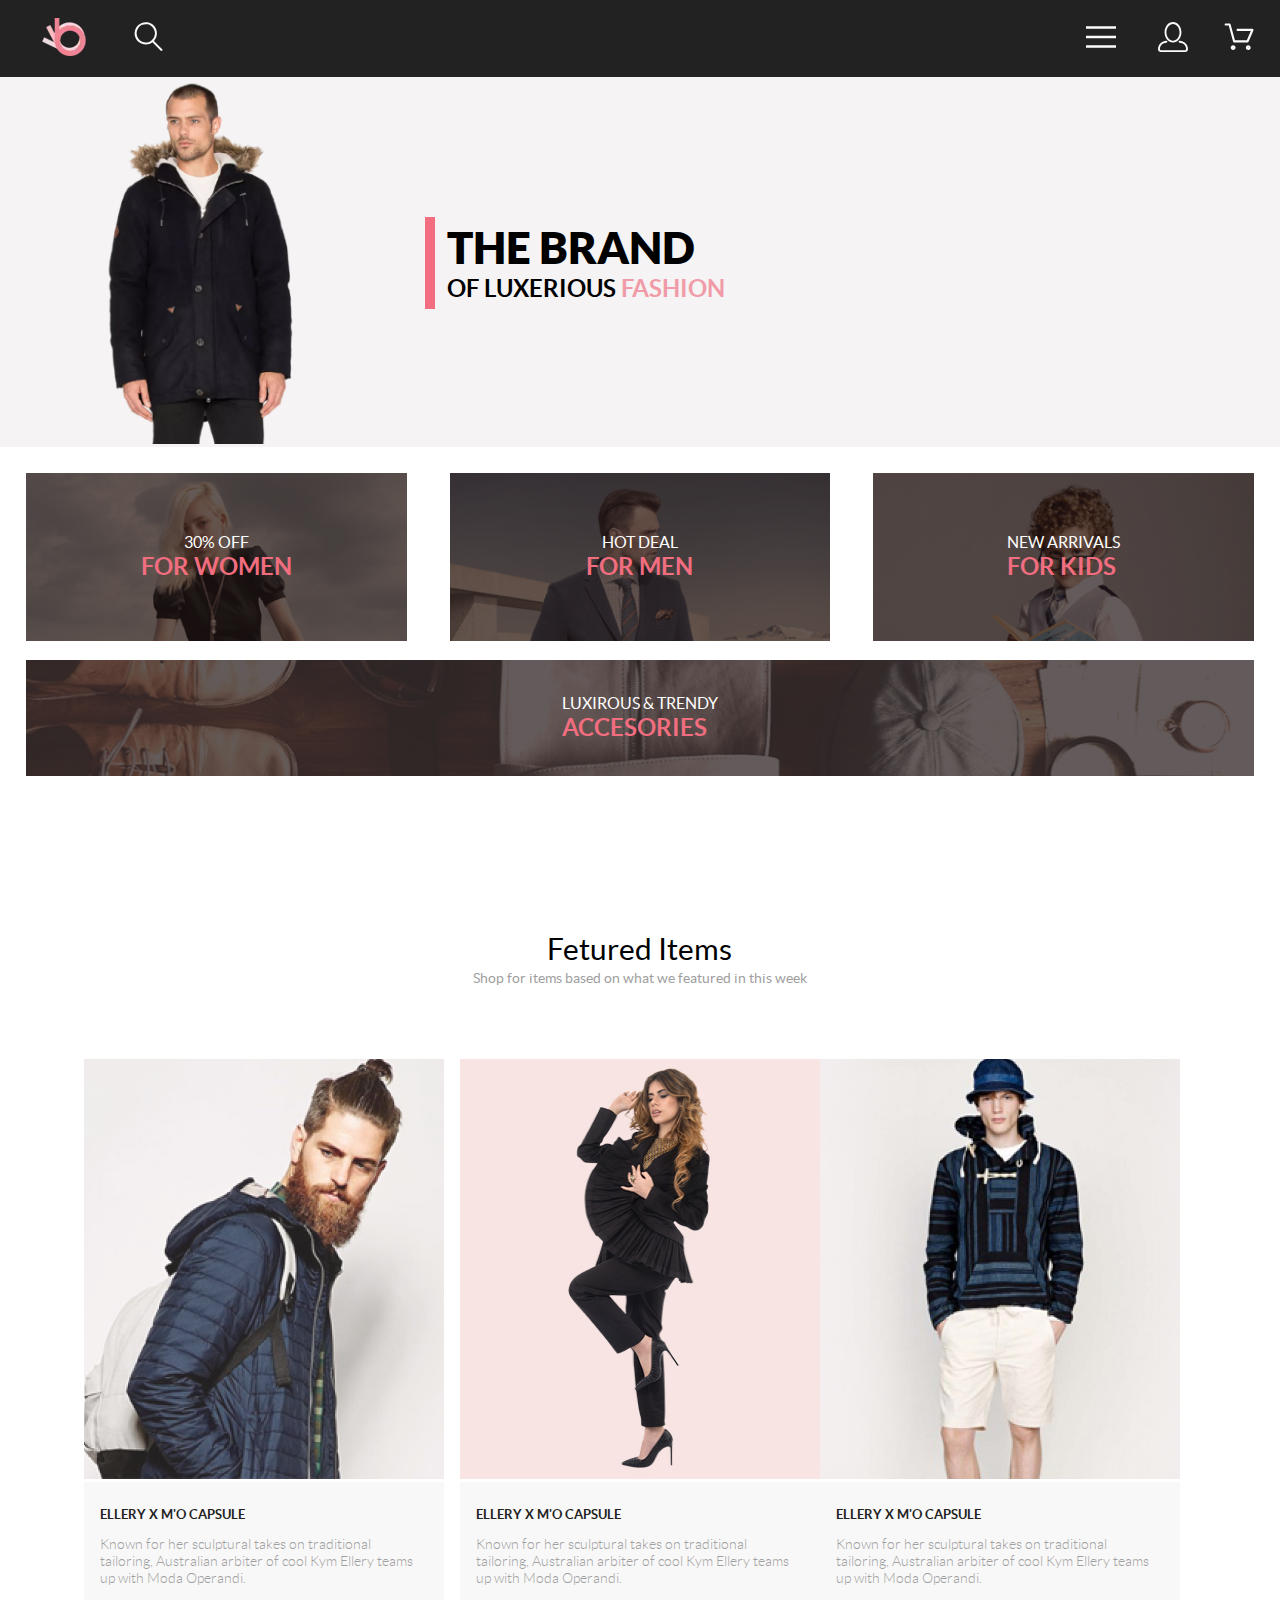
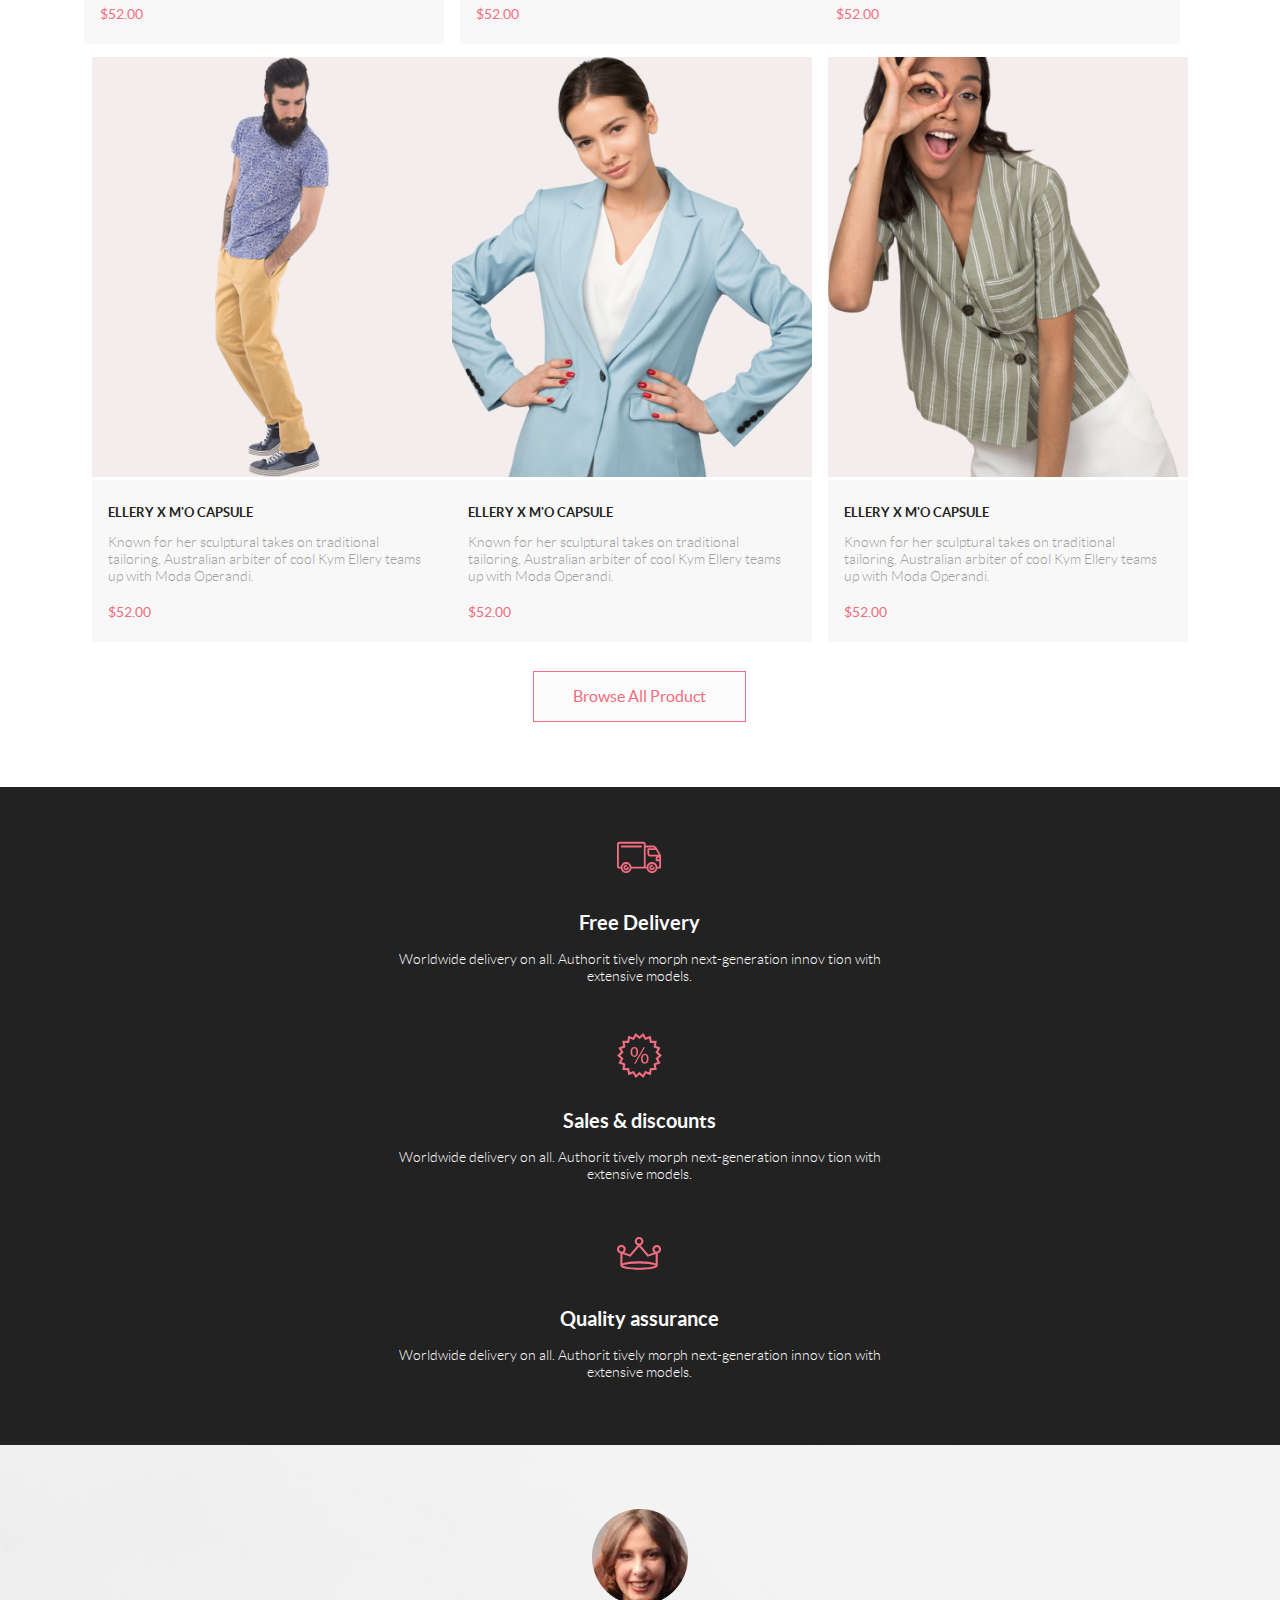
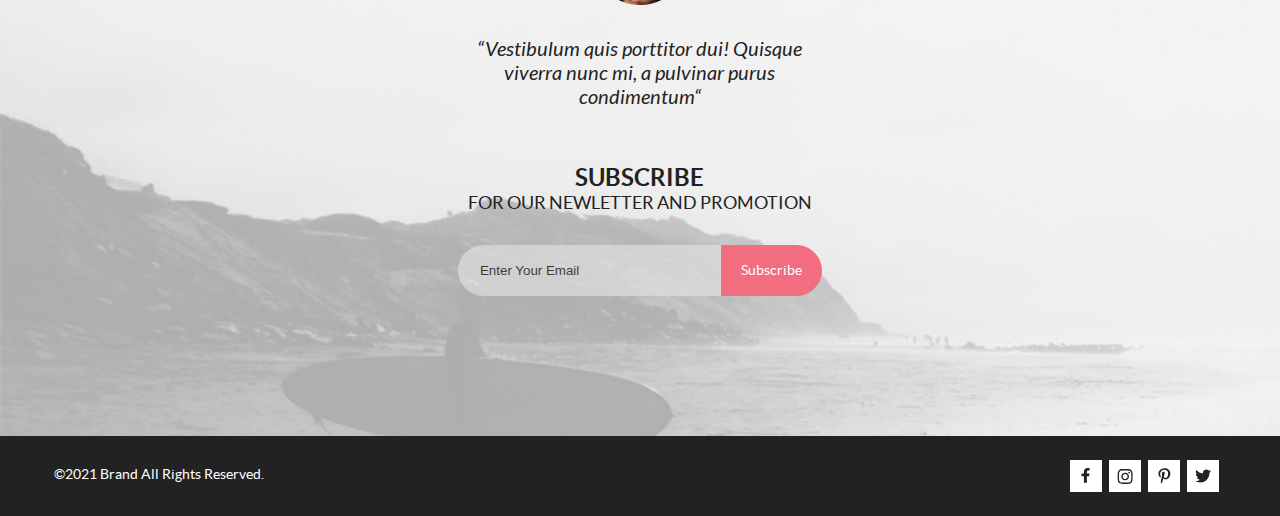
<file: index.html>
<!DOCTYPE html>
<html lang="en">

<head>
   <meta charset="UTF-8">
   <meta http-equiv="X-UA-Compatible" content="IE=edge">
   <meta name="viewport" content="width=device-width, initial-scale=1.0">
   <title>Document</title>
   <link rel="preload" href="./fonts/lato-black.woff2" as="font" type="font/woff2" crossorigin>
   <link rel="preload" href="./fonts/lato-bold.woff2" as="font" type="font/woff2" crossorigin>
   <link rel="preload" href="./fonts/lato-italic.woff2" as="font" type="font/woff2" crossorigin>
   <link rel="preload" href="./fonts/lato-light.woff2" as="font" type="font/woff2" crossorigin>
   <link rel="preload" href="./fonts/lato-regular.woff2" as="font" type="font/woff2" crossorigin>
   <link rel="stylesheet" href="./css/style.min.css">
</head>

<body>

   <!--Header_start-->
   <header class="header">

      <!--Navigation_start-->
      <div class="header__wrp container">

         <div class="header__logo-form-wrp">
            <a class="header__logo" href="#">
               <picture>
                  <source srcset="./img/logo.webp" type="image/webp">
                  <img class="header__logo-img" src="./img/logo.png" alt="logo" loading="lazy">
               </picture>
            </a>
            <section class="header__search">
               <h2 class="visually-hidden">Header search</h2>
               <button class="header__search-btn" type="submit" id="header__search-btn" aria-label="search">
                  <svg class="white-icon">
                     <use xlink:href="./img/sprite.svg#loupe"></use>
                  </svg>
               </button>
               <form class="header__search-form" action="#" id="header__search-input">
                  <label for="search__form" class="visually-hidden">search</label>
                  <input class="header__search-input" type="search" placeholder="Search" id="search__form">
               </form>
            </section>
         </div>
         <div>
            <button class="header__menu-btn" type="button" id="header__menu-btn" aria-label="menu">
               <svg class="white-icon">
                  <use xlink:href="./img/sprite.svg#burger"></use>
               </svg>
            </button>
            <a class="header__link" href="registration.html">
               <svg class="white-icon">
                  <use xlink:href="./img/sprite.svg#person"></use>
               </svg>
            </a>
            <a class="header__link" href="cart.html">
               <svg class="white-icon">
                  <use xlink:href="./img/sprite.svg#cart"></use>
               </svg>
            </a>
         </div>
      </div>
      <!--Navigation_end-->

      <!--Menu_start-->
      <nav class="header__nav" id="menu">
         <div class="menu__wrapper" id="menu__wrapper">
            <button class="header__exit-btn" type="button" id="header__exit-btn" aria-label="exit">
               <svg class="exit-icon">
                  <use xlink:href="./img/sprite.svg#exit"></use>
               </svg>
            </button>
            <h2 class="header__nav-title">menu</h2>
            <ul class="header__nav-list">
               <li class="header__nav-item nav-sub-item">
                  <h4 class="nav-sub-item-person">
                     <a class="nav-sub-item__link-person" href="#">man</a>
                  </h4>
                  <ul class="nav-sub-item__title">
                     <li class="nav-sub-item__list"><a class="nav-sub-item__link" href="#">Accessories</a></li>
                     <li class="nav-sub-item__list"><a class="nav-sub-item__link" href="#">Bags</a></li>
                     <li class="nav-sub-item__list"><a class="nav-sub-item__link" href="#">Denim</a></li>
                     <li class="nav-sub-item__list"><a class="nav-sub-item__link" href="#">T-Shirts</a></li>
                  </ul>
               </li>
               <li class="header__nav-item nav-sub-item">
                  <h4 class="nav-sub-item-person">
                     <a class="nav-sub-item__link-person" href="#">woman</a>
                  </h4>
                  <ul class="nav-sub-item__title">
                     <li class="nav-sub-item__list"><a class="nav-sub-item__link" href="#">Accessories</a></li>
                     <li class="nav-sub-item__list"><a class="nav-sub-item__link" href="#">Polos</a></li>
                     <li class="nav-sub-item__list"><a class="nav-sub-item__link" href="#">T-Shirts</a></li>
                     <li class="nav-sub-item__list"><a class="nav-sub-item__link" href="#">Jackets & Coats</a></li>
                  </ul>
               </li>
               <li class="header__nav-item nav-sub-item">
                  <h4 class="nav-sub-item-person">
                     <a class="nav-sub-item__link-person" href="#">kids</a>
                  </h4>
                  <ul class="nav-sub-item__title">
                     <li class="nav-sub-item__list"><a class="nav-sub-item__link" href="#">Accessories</a></li>
                     <li class="nav-sub-item__list"><a class="nav-sub-item__link" href="#">Jackets & Coats</a></li>
                     <li class="nav-sub-item__list"><a class="nav-sub-item__link" href="#">Polos</a></li>
                     <li class="nav-sub-item__list"><a class="nav-sub-item__link" href="#">T-Shirts</a></li>
                     <li class="nav-sub-item__list"><a class="nav-sub-item__link" href="#">Shirts</a></li>
                     <li class="nav-sub-item__list"><a class="nav-sub-item__link" href="#">Bags</a></li>
                  </ul>
               </li>
            </ul>
         </div>
      </nav>
      <!--Menu_end-->

   </header>
   <!--Header_end-->

   <!--Main_start-->
   <main>

      <!--Brand_start-->
      <section class="brand">
         <picture class="brand__pic">
            <source class="brand__webp" srcset="./img/man.webp" type="image/webp">
            <img class="brand__img" src="./img/man.png" alt="man" loading="lazy">
         </picture>
         <div class="brand__title-wrp">
            <h1 class="brand__title">the brand <span class="brand__subtitle">of luxerious <span
                     class="brand__subtitle-pink">fashion</span></span></h1>
         </div>
      </section>
      <!--Brand_end-->

      <!--Sales_start-->
      <section class="sales container">
         <h2 class="visually-hidden">sales</h2>
         <ul class="sales__list">
            <li class="sales__item sales__item--women">
               <a href="#" class="sales__link">
                  <p class="sales__item-text">30% off</p>
                  <h3 class="sales__item-title">for women</h3>
               </a>
            </li>
            <li class="sales__item sales__item--man">
               <a href="#" class="sales__link">
                  <p class="sales__item-text">hot deal</p>
                  <h3 class="sales__item-title">for men</h3>
               </a>
            </li>
            <li class="sales__item sales__item--kids">
               <a href="#" class="sales__link">
                  <p class="sales__item-text">new arrivals</p>
                  <h3 class="sales__item-title">for kids</h3>
               </a>
            </li>
            <li class="sales__item sales__item--shoes">
               <a href="#" class="sales__link">
                  <p class="sales__item-text">luxirous & trendy</p>
                  <h3 class="sales__item-title">accesories</h3>
               </a>
            </li>
         </ul>
      </section>
      <!--Sales_end-->

      <!--Products_start-->
      <section class="products container">
         <h2 class="products__title">Fetured Items</h2>
         <p class="products__subtitle">Shop for items based on what we featured in this week</p>
         <ul class="products__list">
            <li class="products__item">
               <section class="products__list-overlay">
                  <a href="#" class="products__link">
                     <picture>
                        <source srcset="./img/product-1.webp" type="image/webp">
                        <img class="products__item-img" src="./img/product-1.jpg" alt="product-1" loading="lazy">
                     </picture>
                     <div class="products__item-wrapper">
                        <h3 class="products__item-title">ellery x m'o capsule</h3>
                        <p class="products__item-text">Known for her sculptural takes on traditional tailoring,
                           Australian
                           arbiter of cool Kym Ellery teams
                           up with Moda Operandi.</p>
                        <p class="products__item-price">$52.00</p>
                     </div>
                  </a>
                  <button class="products__item-cart" type="button" aria-label="cart">
                     <svg class="white-icon">
                        <use xlink:href="./img/sprite.svg#cart"></use>
                     </svg>
                     <span class="products__item-cart-text">Add to cart</span>
                  </button>
               </section>
            </li>
            <li class="products__item">
               <section class="products__list-overlay">
                  <a href="#" class="products__link">
                     <picture>
                        <source srcset="./img/product-2.webp" type="image/webp">
                        <img class="products__item-img" src="./img/product-2.jpg" alt="product-1" loading="lazy">
                     </picture>
                     <div class="products__item-wrapper">
                        <h3 class="products__item-title">ellery x m'o capsule</h3>
                        <p class="products__item-text">Known for her sculptural takes on traditional tailoring,
                           Australian
                           arbiter of cool Kym Ellery teams
                           up with Moda Operandi.</p>
                        <p class="products__item-price">$52.00</p>
                     </div>
                  </a>
                  <button class="products__item-cart" type="button" aria-label="cart">
                     <svg class="white-icon">
                        <use xlink:href="./img/sprite.svg#cart"></use>
                     </svg>
                     <span class="products__item-cart-text">Add to cart</span>
                  </button>
               </section>
            </li>
            <li class="products__item">
               <section class="products__list-overlay">
                  <a href="#" class="products__link">
                     <picture>
                        <source srcset="./img/product-3.webp" type="image/webp">
                        <img class="products__item-img" src="./img/product-3.jpg" alt="product-1" loading="lazy">
                     </picture>
                     <div class="products__item-wrapper">
                        <h3 class="products__item-title">ellery x m'o capsule</h3>
                        <p class="products__item-text">Known for her sculptural takes on traditional tailoring,
                           Australian
                           arbiter of cool Kym Ellery teams
                           up with Moda Operandi.</p>
                        <p class="products__item-price">$52.00</p>
                     </div>
                  </a>
                  <button class="products__item-cart" type="button" aria-label="cart">
                     <svg class="white-icon">
                        <use xlink:href="./img/sprite.svg#cart"></use>
                     </svg>
                     <span class="products__item-cart-text">Add to cart</span>
                  </button>
               </section>
            </li>
            <li class="products__item">
               <section class="products__list-overlay">
                  <a href="#" class="products__link">
                     <picture>
                        <source srcset="./img/product-4.webp" type="image/webp">
                        <img class="products__item-img" src="./img/product-4.jpg" alt="product-1" loading="lazy">
                     </picture>
                     <div class="products__item-wrapper">
                        <h3 class="products__item-title">ellery x m'o capsule</h3>
                        <p class="products__item-text">Known for her sculptural takes on traditional tailoring,
                           Australian
                           arbiter of cool Kym Ellery teams
                           up with Moda Operandi.</p>
                        <p class="products__item-price">$52.00</p>
                     </div>
                  </a>
                  <button class="products__item-cart" type="button" aria-label="cart">
                     <svg class="white-icon">
                        <use xlink:href="./img/sprite.svg#cart"></use>
                     </svg>
                     <span class="products__item-cart-text">Add to cart</span>
                  </button>
               </section>
            </li>
            <li class="products__item">
               <section class="products__list-overlay">
                  <a href="#" class="products__link">
                     <picture>
                        <source srcset="./img/product-5.webp" type="image/webp">
                        <img class="products__item-img" src="./img/product-5.jpg" alt="product-1" loading="lazy">
                     </picture>
                     <div class="products__item-wrapper">
                        <h3 class="products__item-title">ellery x m'o capsule</h3>
                        <p class="products__item-text">Known for her sculptural takes on traditional tailoring,
                           Australian
                           arbiter of cool Kym Ellery teams
                           up with Moda Operandi.</p>
                        <p class="products__item-price">$52.00</p>
                     </div>
                  </a>
                  <button class="products__item-cart" type="button" aria-label="cart">
                     <svg class="white-icon">
                        <use xlink:href="./img/sprite.svg#cart"></use>
                     </svg>
                     <span class="products__item-cart-text">Add to cart</span>
                  </button>
               </section>
            </li>
            <li class="products__item">
               <section class="products__list-overlay">
                  <a href="#" class="products__link">
                     <picture>
                        <source srcset="./img/product-6.webp" type="image/webp">
                        <img class="products__item-img" src="./img/product-6.jpg" alt="product-1" loading="lazy">
                     </picture>
                     <div class="products__item-wrapper">
                        <h3 class="products__item-title">ellery x m'o capsule</h3>
                        <p class="products__item-text">Known for her sculptural takes on traditional tailoring,
                           Australian
                           arbiter of cool Kym Ellery teams
                           up with Moda Operandi.</p>
                        <p class="products__item-price">$52.00</p>
                     </div>
                  </a>
                  <button class="products__item-cart" type="button" aria-label="cart">
                     <svg class="white-icon">
                        <use xlink:href="./img/sprite.svg#cart"></use>
                     </svg>
                     <span class="products__item-cart-text">Add to cart</span>
                  </button>
               </section>
            </li>
         </ul>
         <div class="products__btn-wrapper">
            <button class="products__btn" type="button" aria-label="all_product">Browse All Product</button>
         </div>
      </section>
      <!-- Products_end -->

      <!-- Services_start -->
      <section class="aside">
         <div class="container">
            <ul class="aside__list">
               <li class="aside__item">
                  <svg class="pink-icon">
                     <use xlink:href="./img/sprite.svg#truk"></use>
                  </svg>
                  <h3 class="aside__item-title">Free Delivery</h3>
                  <p class="aside__item-text">Worldwide delivery on all. Authorit tively morph next-generation innov
                     tion
                     with
                     extensive models.</p>
               </li>
               <li class="aside__item">
                  <svg class="pink-icon">
                     <use xlink:href="./img/sprite.svg#percent"></use>
                  </svg>
                  <h3 class="aside__item-title">Sales & discounts</h3>
                  <p class="aside__item-text">Worldwide delivery on all. Authorit tively morph next-generation innov
                     tion
                     with extensive models.</p>
               </li>
               <li class="aside__item">
                  <svg class="pink-icon">
                     <use xlink:href="./img/sprite.svg#crown"></use>
                  </svg>
                  <h3 class="aside__item-title">Quality assurance</h3>
                  <p class="aside__item-text">Worldwide delivery on all. Authorit tively morph next-generation innov
                     tion
                     with extensive models.</p>
               </li>
            </ul>
         </div>
      </section>
      <!-- Services_end -->
   </main>
   <!--Main_end-->

   <!--Footer_start-->
   <footer class="footer">
      <div class="footer__sub-rev container">
         <!-- Review_start -->
         <section class="footer__about sub-rev">
            <h2 class="visually-hidden">Blockquote</h2>
            <div class="footer__review">
               <picture>
                  <source srcset="./img/face.webp" type="image/webp">
                  <img class="footer__review-icon" src="./img/face.png" alt="face" loading="lazy">
               </picture>
               <blockquote class="footer__review-comment">“Vestibulum quis porttitor dui! Quisque viverra nunc mi, a
                  pulvinar
                  purus
                  condimentum“
               </blockquote>
            </div>
            <!-- Review_end -->

            <!-- Subscribe_start -->
            <section class="footer__subscribe">
               <h2 class="visually-hidden">Footer subscribe</h2>
               <p class="footer__subscribe__heading">Subscribe</p>
               <p class="footer__subscribe__text">for our newletter and promotion</p>
               <form class="footer__subscribe__form" action="#">
                  <label for="email" class="visually-hidden">email</label>
                  <input class="footer__subscribe__form-input" type="email" value="Enter Your Email" id="email">
                  <button class="footer__subscribe__form-btn" type="submit" aria-label="subscribe">Subscribe</button>
               </form>
            </section>
         </section>
         <!-- Subscribe_end -->
      </div>

      <!-- Social_start -->
      <div class="footer__box__wrapper">
         <section class="footer__box container">
            <h2 class="visually-hidden">Socials</h2>
            <!-- Copy_start -->
            <p class="footer__copy">&copy;2021 Brand All Rights Reserved.</p>
            <!-- Copy_end -->
            <section class="footer__socials">
               <h3 class="visually-hidden">Socials links</h3>
               <ul class="footer__socials__list">
                  <li class="footer__socials__item">
                     <a class="footer__socials__item-link" href="#">
                        <svg class="black-icon">
                           <use xlink:href="./img/sprite.svg#facebook"></use>
                        </svg>
                     </a>
                  </li>
                  <li class="footer__socials__item">
                     <a class="footer__socials__item-link" href="#">
                        <svg class="black-icon">
                           <use xlink:href="./img/sprite.svg#inst"></use>
                        </svg>
                     </a>
                  </li>
                  <li class="footer__socials__item">
                     <a class="footer__socials__item-link" href="#">
                        <svg class="black-icon">
                           <use xlink:href="./img/sprite.svg#pin"></use>
                        </svg>
                     </a>
                  </li>
                  <li class="footer__socials__item">
                     <a class="footer__socials__item-link" href="#">
                        <svg class="black-icon">
                           <use xlink:href="./img/sprite.svg#twit"></use>
                        </svg>
                     </a>
                  </li>
               </ul>
            </section>
            <!-- Social_end-->
         </section>
      </div>
   </footer>
   <!--Footer_end-->

   <!--Script_start-->
   <script src="./js/menu.js"></script>
   <!--Script_end-->
</body>

</html>
</file>
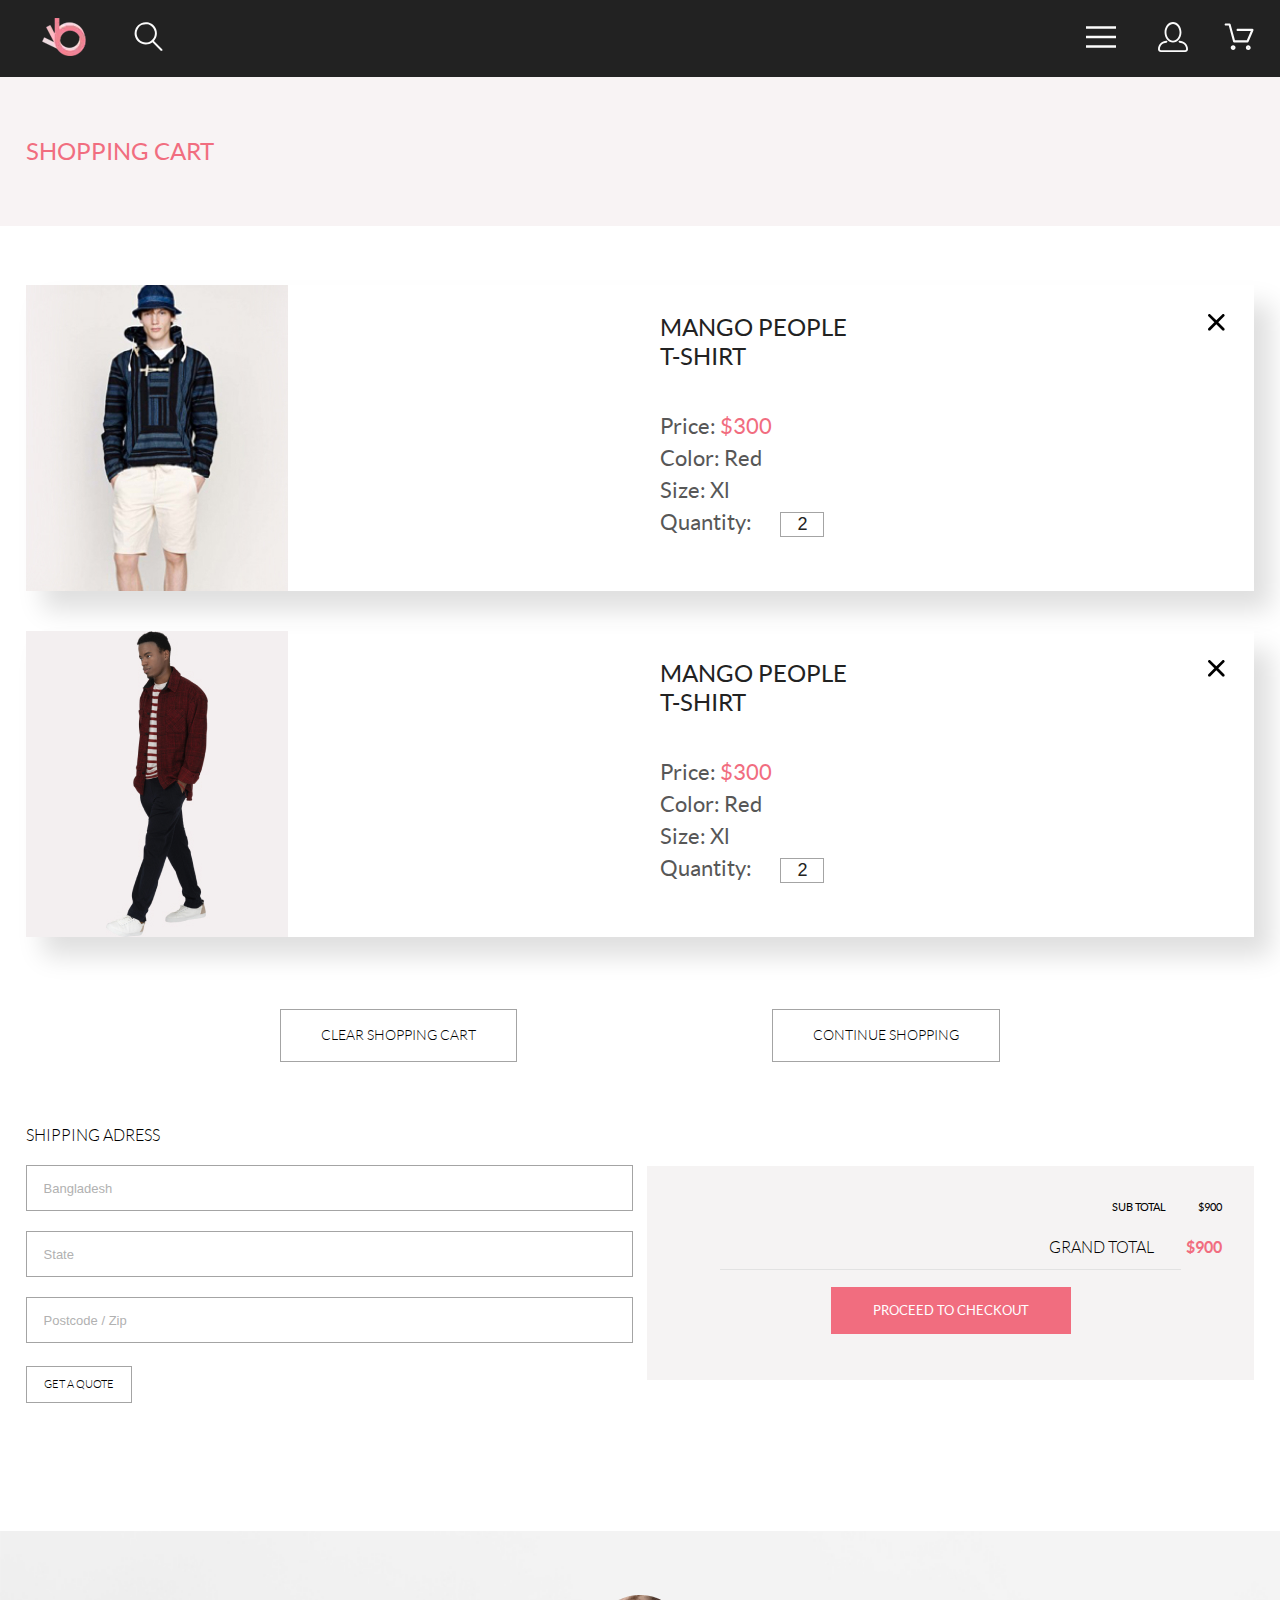
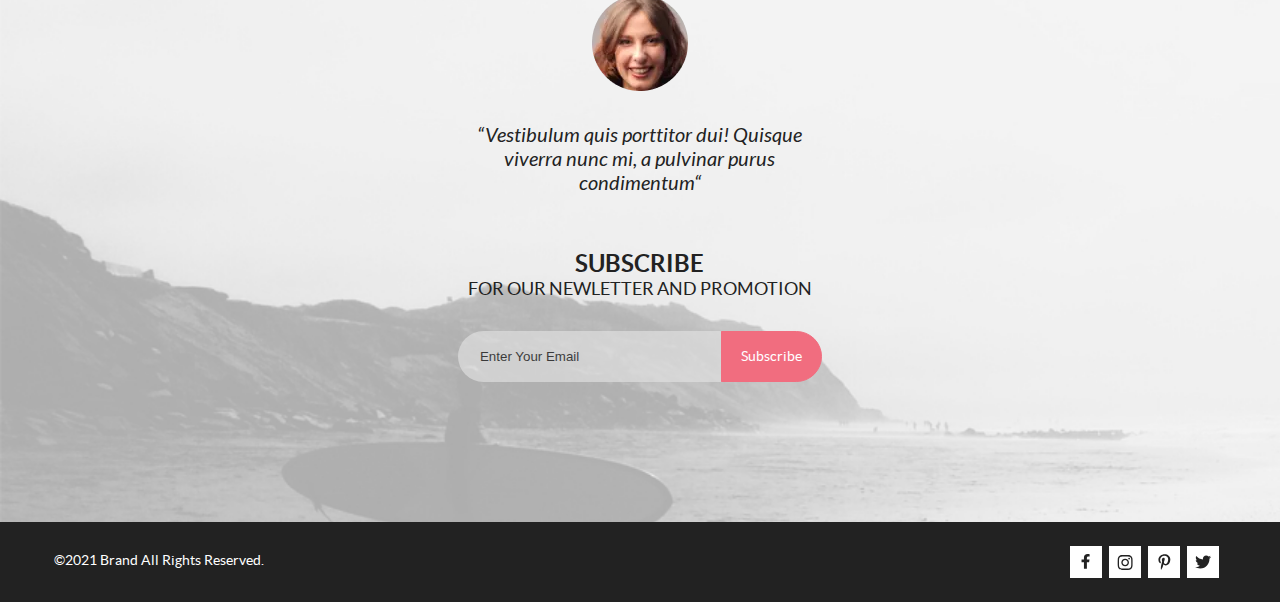
<file: cart.html>
<!DOCTYPE html>
<html lang="en">

<head>
   <meta charset="UTF-8">
   <meta http-equiv="X-UA-Compatible" content="IE=edge">
   <meta name="viewport" content="width=device-width, initial-scale=1.0">
   <title>Document</title>
   <link rel="preload" href="./fonts/lato-black.woff2" as="font" type="font/woff2" crossorigin>
   <link rel="preload" href="./fonts/lato-bold.woff2" as="font" type="font/woff2" crossorigin>
   <link rel="preload" href="./fonts/lato-italic.woff2" as="font" type="font/woff2" crossorigin>
   <link rel="preload" href="./fonts/lato-light.woff2" as="font" type="font/woff2" crossorigin>
   <link rel="preload" href="./fonts/lato-regular.woff2" as="font" type="font/woff2" crossorigin>
   <link rel="stylesheet" href="./css/style.min.css">
</head>

<body>

   <!--Header_start-->
   <header class="header">

      <!--Navigation_start-->
      <div class="header__wrp container">

         <div class="header__logo-form-wrp">
            <a class="header__logo" href="index.html">
               <picture>
                  <source srcset="./img/logo.webp" type="image/webp">
                  <img class="header__logo-img" src="./img/logo.png" alt="logo" loading="lazy">
               </picture>
            </a>
            <section class="header__search">
               <h2 class="visually-hidden">Header search</h2>
               <button class="header__search-btn" type="submit" id="header__search-btn" aria-label="search">
                  <svg class="white-icon">
                     <use xlink:href="./img/sprite.svg#loupe"></use>
                  </svg>
               </button>
               <form class="header__search-form" action="#" id="header__search-input">
                  <label for="search__form" class="visually-hidden">search</label>
                  <input class="header__search-input" type="search" placeholder="Search" id="search__form">
               </form>
            </section>
         </div>
         <div>
            <button class="header__menu-btn" type="button" id="header__menu-btn" aria-label="menu">
               <svg class="white-icon">
                  <use xlink:href="./img/sprite.svg#burger"></use>
               </svg>
            </button>
            <a class="header__link" href="registration.html">
               <svg class="white-icon">
                  <use xlink:href="./img/sprite.svg#person"></use>
               </svg>
            </a>
            <a class="header__link" href="#">
               <svg class="white-icon">
                  <use xlink:href="./img/sprite.svg#cart"></use>
               </svg>
            </a>
         </div>
      </div>
      <!--Navigation_end-->

      <!--Menu_start-->
      <nav class="header__nav" id="menu">
         <div class="menu__wrapper" id="menu__wrapper">
            <button class="header__exit-btn" type="button" id="header__exit-btn" aria-label="exit">
               <svg class="exit-icon">
                  <use xlink:href="./img/sprite.svg#exit"></use>
               </svg>
            </button>
            <h2 class="header__nav-title">menu</h2>
            <ul class="header__nav-list">
               <li class="header__nav-item nav-sub-item">
                  <h4 class="nav-sub-item-person">
                     <a class="nav-sub-item__link-person" href="#">man</a>
                  </h4>
                  <ul class="nav-sub-item__title">
                     <li class="nav-sub-item__list"><a class="nav-sub-item__link" href="#">Accessories</a></li>
                     <li class="nav-sub-item__list"><a class="nav-sub-item__link" href="#">Bags</a></li>
                     <li class="nav-sub-item__list"><a class="nav-sub-item__link" href="#">Denim</a></li>
                     <li class="nav-sub-item__list"><a class="nav-sub-item__link" href="#">T-Shirts</a></li>
                  </ul>
               </li>
               <li class="header__nav-item nav-sub-item">
                  <h4 class="nav-sub-item-person">
                     <a class="nav-sub-item__link-person" href="#">woman</a>
                  </h4>
                  <ul class="nav-sub-item__title">
                     <li class="nav-sub-item__list"><a class="nav-sub-item__link" href="#">Accessories</a></li>
                     <li class="nav-sub-item__list"><a class="nav-sub-item__link" href="#">Polos</a></li>
                     <li class="nav-sub-item__list"><a class="nav-sub-item__link" href="#">T-Shirts</a></li>
                     <li class="nav-sub-item__list"><a class="nav-sub-item__link" href="#">Jackets & Coats</a></li>
                  </ul>
               </li>
               <li class="header__nav-item nav-sub-item">
                  <h4 class="nav-sub-item-person">
                     <a class="nav-sub-item__link-person" href="#">kids</a>
                  </h4>
                  <ul class="nav-sub-item__title">
                     <li class="nav-sub-item__list"><a class="nav-sub-item__link" href="#">Accessories</a></li>
                     <li class="nav-sub-item__list"><a class="nav-sub-item__link" href="#">Jackets & Coats</a></li>
                     <li class="nav-sub-item__list"><a class="nav-sub-item__link" href="#">Polos</a></li>
                     <li class="nav-sub-item__list"><a class="nav-sub-item__link" href="#">T-Shirts</a></li>
                     <li class="nav-sub-item__list"><a class="nav-sub-item__link" href="#">Shirts</a></li>
                     <li class="nav-sub-item__list"><a class="nav-sub-item__link" href="#">Bags</a></li>
                  </ul>
               </li>
            </ul>
         </div>
      </nav>
      <!--Menu_end-->

   </header>
   <!--Header_end-->

   <!--Shopping-cart_start-->
   <section class="cart">
      <div class="cart__main-bgc">
         <h1 class="cart__main container">shopping cart</h1>
      </div>
      <div class="cart__wrapper container">
         <div class="cart__products">
            <ul class="cart__products-list">
               <li class="cart__products-item goods">
                  <div class="goods__img-wrapper">
                     <picture>
                        <source srcset="./img/goods-1.webp" type="image/webp">
                        <img class="goods__img" src="./img/goods-1.jpg" alt="goods_in_cart" loading="lazy">
                     </picture>
                  </div>
                  <div class="goods__item-wrapper">
                     <h2 class="goods__item-title">mango people t-shirt</h2>
                     <ul class="goods__item">
                        <li class="goods__list">Price: <span class="goods__price">$300</span></li>
                        <li class="goods__list">Color: Red</li>
                        <li class="goods__list">Size: Xl</li>
                        <li class="goods__list">
                           <form class="goods__item-quantity" action="#">
                              <label for="quantity-1" class="visually-hidden">quantity</label>
                              Quantity:
                              <input class="goods__item-input" type="text" placeholder="0" value="2" id="quantity-1">
                           </form>
                        </li>
                     </ul>
                  </div>
                  <div class="goods__item-btn-warpper">
                     <button class="goods__item-btn" type="submit" id="delet-btn1" aria-label="exit">
                        <svg class="exit-cart">
                           <use xlink:href="./img/sprite.svg#exit"></use>
                        </svg>
                     </button>
                  </div>
               </li>

               <li class="cart__products-item goods">
                  <div class="goods__img-wrapper">
                     <picture>
                        <source srcset="./img/goods-2.webp" type="image/webp">
                        <img class="goods__img" src="./img/goods-2.jpg" alt="goods_in_cart" loading="lazy">
                     </picture>
                  </div>
                  <div class="goods__item-wrapper">
                     <h2 class="goods__item-title">mango people t-shirt</h2>
                     <ul class="goods__item">
                        <li class="goods__list">Price: <span class="goods__price">$300</span></li>
                        <li class="goods__list">Color: Red</li>
                        <li class="goods__list">Size: Xl</li>
                        <li class="goods__list">
                           <form class="goods__item-quantity" action="#">
                              <label for="quantity-2" class="visually-hidden">quantity</label>
                              Quantity:
                              <input class="goods__item-input" type="text" placeholder="0" value="2" id="quantity-2">
                           </form>
                        </li>
                     </ul>
                  </div>
                  <div class="goods__item-btn-warpper">
                     <button class="goods__item-btn" type="submit" id="delet-btn2" aria-label="exit">
                        <svg class="exit-cart">
                           <use xlink:href="./img/sprite.svg#exit"></use>
                        </svg>
                     </button>
                  </div>
               </li>
            </ul>

            <div class="cart__products-btn-wrapper">
               <button class="cart__products-btn" type="submit" id="clear-btn" aria-label="clear_shopping_cart">clear
                  shopping
                  cart</button>
               <button class="cart__products-btn" type="submit" id="continue-btn"
                  aria-label="continue_shopping">continue shopping</button>
            </div>
         </div>
         <div class="cart__form">
            <form class="cart__adr" action="#">
               <label for="adr" class="visually-hidden">adress</label>
               <fieldset class="cart__adr-title">
                  <legend class="cart__adr-text">shipping adress</legend>
                  <input class="cart__adr-main" type="text" placeholder="Bangladesh" id="adr">
                  <input class="cart__adr-main" type="text" placeholder="State">
                  <input class="cart__adr-main" type="text" placeholder="Postcode / Zip">
                  <button class="cart__adr-btn" type="submit" id="adr-btn" aria-label="get_a_quote">get a
                     quote</button>
               </fieldset>
            </form>
            <section class="cart__order">
               <h2 class="visually-hidden">total price</h2>
               <div class="cart__order-subprice">
                  <p class="cart__order-sub">sub total</p>
                  <p class="cart__order-sub">$900</p>
               </div>
               <div class="cart__order-subprice">
                  <p class="cart__order-total">grand total</p>
                  <p class="cart__order-total-pink">$900</p>
               </div>
               <hr class="cart__order-line">
               <div class="cart__order-btn-wrapper">
                  <button class="cart__order-btn" type="submit" aria-label="proceed_to_checkout">proceed to
                     checkout</button>
               </div>
            </section>
         </div>
      </div>

   </section>
   <!--Shopping-cart_end-->

   <!--Footer_start-->
   <footer class="footer">
      <div class="footer__sub-rev container">
         <!-- Review_start -->
         <section class="footer__about sub-rev">
            <h2 class="visually-hidden">Blockquote</h2>
            <div class="footer__review">
               <picture>
                  <source srcset="./img/face.webp" type="image/webp">
                  <img class="footer__review-icon" src="./img/face.png" alt="face" loading="lazy">
               </picture>
               <blockquote class="footer__review-comment">“Vestibulum quis porttitor dui! Quisque viverra nunc mi, a
                  pulvinar
                  purus
                  condimentum“
               </blockquote>
            </div>
            <!-- Review_end -->

            <!-- Subscribe_start -->
            <section class="footer__subscribe">
               <h2 class="visually-hidden">Footer subscribe</h2>
               <p class="footer__subscribe__heading">Subscribe</p>
               <p class="footer__subscribe__text">for our newletter and promotion</p>
               <form class="footer__subscribe__form" action="#">
                  <label for="email" class="visually-hidden">email</label>
                  <input class="footer__subscribe__form-input" type="email" value="Enter Your Email" id="email">
                  <button class="footer__subscribe__form-btn" type="submit" aria-label="subscribe">Subscribe</button>
               </form>
            </section>
         </section>
         <!-- Subscribe_end -->
      </div>

      <!-- Social_start -->
      <div class="footer__box__wrapper">
         <section class="footer__box container">
            <h2 class="visually-hidden">Socials</h2>
            <!-- Copy_start -->
            <p class="footer__copy">&copy;2021 Brand All Rights Reserved.</p>
            <!-- Copy_end -->
            <section class="footer__socials">
               <h3 class="visually-hidden">Socials links</h3>
               <ul class="footer__socials__list">
                  <li class="footer__socials__item">
                     <a class="footer__socials__item-link" href="#">
                        <svg class="black-icon">
                           <use xlink:href="./img/sprite.svg#facebook"></use>
                        </svg>
                     </a>
                  </li>
                  <li class="footer__socials__item">
                     <a class="footer__socials__item-link" href="#">
                        <svg class="black-icon">
                           <use xlink:href="./img/sprite.svg#inst"></use>
                        </svg>
                     </a>
                  </li>
                  <li class="footer__socials__item">
                     <a class="footer__socials__item-link" href="#">
                        <svg class="black-icon">
                           <use xlink:href="./img/sprite.svg#pin"></use>
                        </svg>
                     </a>
                  </li>
                  <li class="footer__socials__item">
                     <a class="footer__socials__item-link" href="#">
                        <svg class="black-icon">
                           <use xlink:href="./img/sprite.svg#twit"></use>
                        </svg>
                     </a>
                  </li>
               </ul>
            </section>
            <!-- Social_end-->
         </section>
      </div>
   </footer>
   <!--Footer_end-->

   <!--Script_start-->
   <script src="./js/menu.js"></script>
   <!--Script_end-->

</body>

</html>
</file>
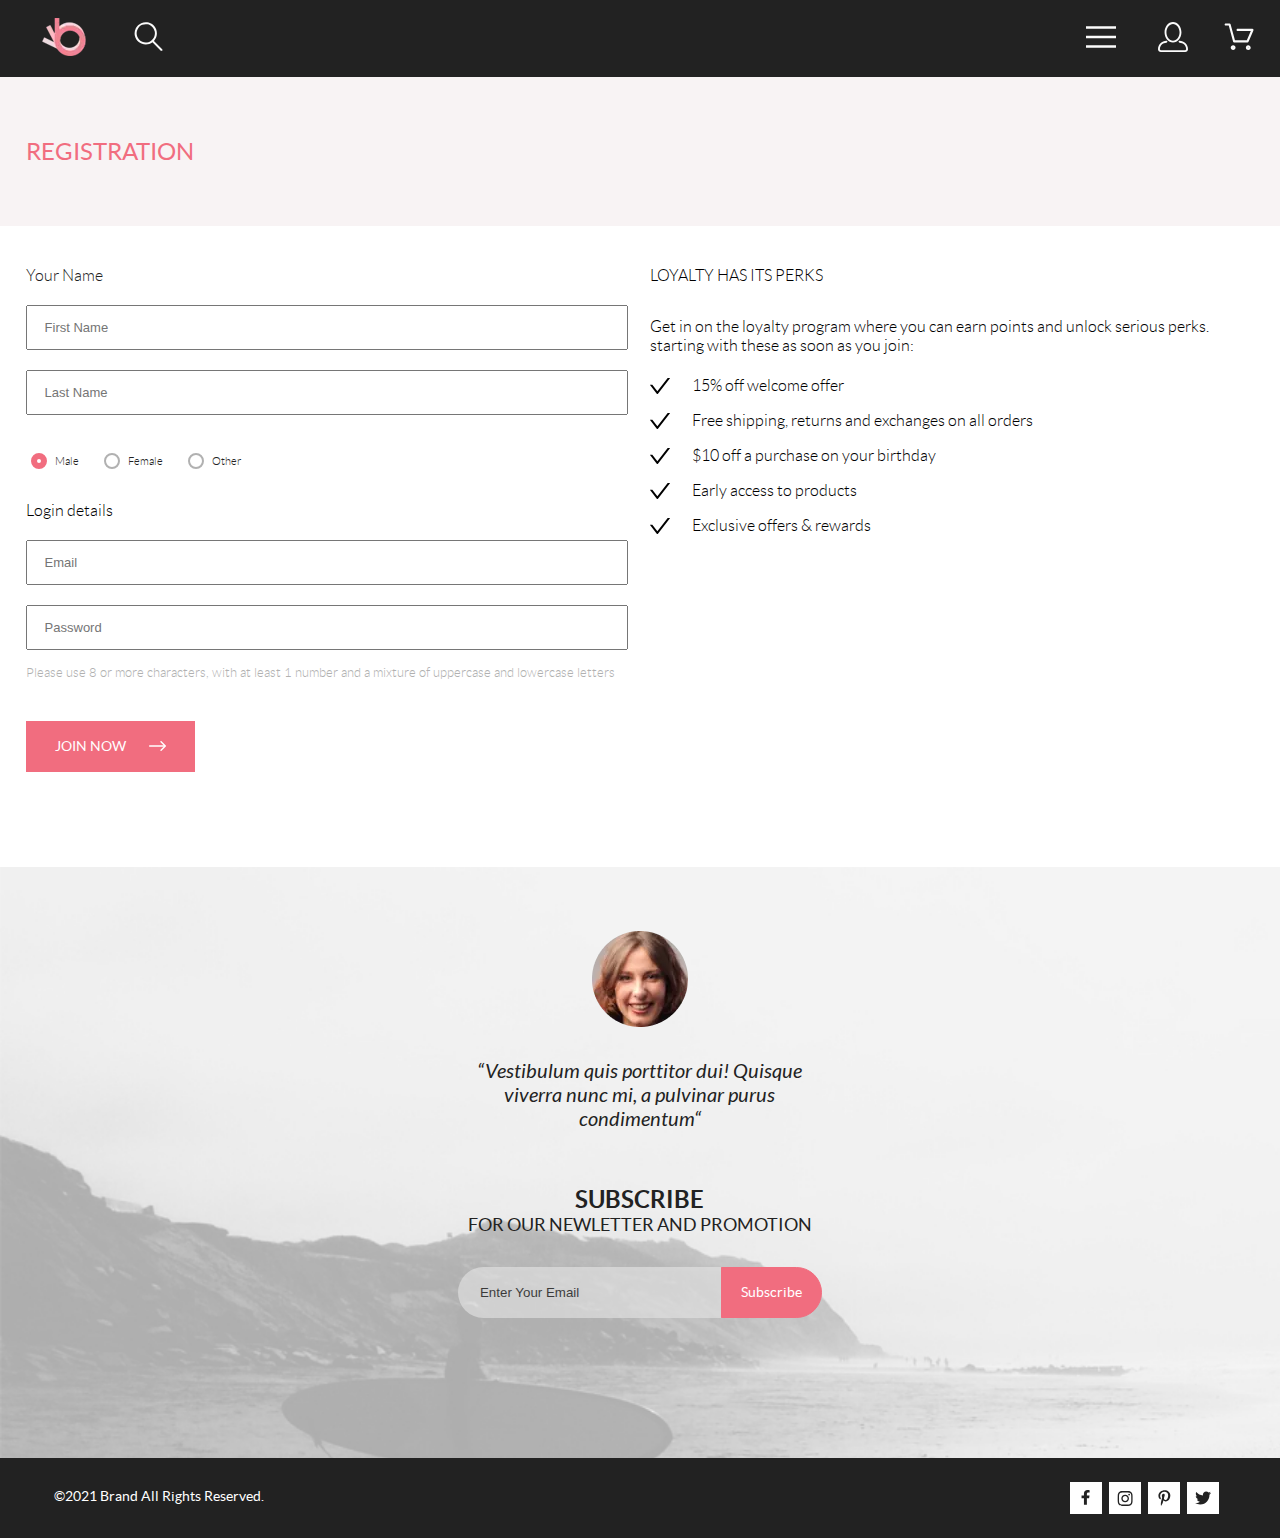
<file: registration.html>
<!DOCTYPE html>
<html lang="en">

<head>
   <meta charset="UTF-8">
   <meta http-equiv="X-UA-Compatible" content="IE=edge">
   <meta name="viewport" content="width=device-width, initial-scale=1.0">
   <title>Document</title>
   <link rel="preload" href="./fonts/lato-black.woff2" as="font" type="font/woff2" crossorigin>
   <link rel="preload" href="./fonts/lato-bold.woff2" as="font" type="font/woff2" crossorigin>
   <link rel="preload" href="./fonts/lato-italic.woff2" as="font" type="font/woff2" crossorigin>
   <link rel="preload" href="./fonts/lato-light.woff2" as="font" type="font/woff2" crossorigin>
   <link rel="preload" href="./fonts/lato-regular.woff2" as="font" type="font/woff2" crossorigin>
   <link rel="stylesheet" href="./css/style.min.css">
</head>

<body>

   <!--Header_start-->
   <header class="header">

      <!--Navigation_start-->
      <div class="header__wrp container">

         <div class="header__logo-form-wrp">
            <a class="header__logo" href="index.html">
               <picture>
                  <source srcset="./img/logo.webp" type="image/webp">
                  <img class="header__logo-img" src="./img/logo.png" alt="logo" loading="lazy">
               </picture>
            </a>
            <section class="header__search">
               <h2 class="visually-hidden">Header search</h2>
               <button class="header__search-btn" type="submit" id="header__search-btn" aria-label="search">
                  <svg class="white-icon">
                     <use xlink:href="./img/sprite.svg#loupe"></use>
                  </svg>
               </button>
               <form class="header__search-form" action="#" id="header__search-input">
                  <label for="search__form" class="visually-hidden">search</label>
                  <input class="header__search-input" type="search" placeholder="Search" id="search__form">
               </form>
            </section>
         </div>
         <div>
            <button class="header__menu-btn" type="button" id="header__menu-btn" aria-label="menu">
               <svg class="white-icon">
                  <use xlink:href="./img/sprite.svg#burger"></use>
               </svg>
            </button>
            <a class="header__link" href="#">
               <svg class="white-icon">
                  <use xlink:href="./img/sprite.svg#person"></use>
               </svg>
            </a>
            <a class="header__link" href="cart.html">
               <svg class="white-icon">
                  <use xlink:href="./img/sprite.svg#cart"></use>
               </svg>
            </a>
         </div>
      </div>
      <!--Navigation_end-->

      <!--Menu_start-->
      <nav class="header__nav" id="menu">
         <div class="menu__wrapper" id="menu__wrapper">
            <button class="header__exit-btn" type="button" id="header__exit-btn" aria-label="exit">
               <svg class="exit-icon">
                  <use xlink:href="./img/sprite.svg#exit"></use>
               </svg>
            </button>
            <h2 class="header__nav-title">menu</h2>
            <ul class="header__nav-list">
               <li class="header__nav-item nav-sub-item">
                  <h4 class="nav-sub-item-person">
                     <a class="nav-sub-item__link-person" href="#">man</a>
                  </h4>
                  <ul class="nav-sub-item__title">
                     <li class="nav-sub-item__list"><a class="nav-sub-item__link" href="#">Accessories</a></li>
                     <li class="nav-sub-item__list"><a class="nav-sub-item__link" href="#">Bags</a></li>
                     <li class="nav-sub-item__list"><a class="nav-sub-item__link" href="#">Denim</a></li>
                     <li class="nav-sub-item__list"><a class="nav-sub-item__link" href="#">T-Shirts</a></li>
                  </ul>
               </li>
               <li class="header__nav-item nav-sub-item">
                  <h4 class="nav-sub-item-person">
                     <a class="nav-sub-item__link-person" href="#">woman</a>
                  </h4>
                  <ul class="nav-sub-item__title">
                     <li class="nav-sub-item__list"><a class="nav-sub-item__link" href="#">Accessories</a></li>
                     <li class="nav-sub-item__list"><a class="nav-sub-item__link" href="#">Polos</a></li>
                     <li class="nav-sub-item__list"><a class="nav-sub-item__link" href="#">T-Shirts</a></li>
                     <li class="nav-sub-item__list"><a class="nav-sub-item__link" href="#">Jackets & Coats</a></li>
                  </ul>
               </li>
               <li class="header__nav-item nav-sub-item">
                  <h4 class="nav-sub-item-person">
                     <a class="nav-sub-item__link-person" href="#">kids</a>
                  </h4>
                  <ul class="nav-sub-item__title">
                     <li class="nav-sub-item__list"><a class="nav-sub-item__link" href="#">Accessories</a></li>
                     <li class="nav-sub-item__list"><a class="nav-sub-item__link" href="#">Jackets & Coats</a></li>
                     <li class="nav-sub-item__list"><a class="nav-sub-item__link" href="#">Polos</a></li>
                     <li class="nav-sub-item__list"><a class="nav-sub-item__link" href="#">T-Shirts</a></li>
                     <li class="nav-sub-item__list"><a class="nav-sub-item__link" href="#">Shirts</a></li>
                     <li class="nav-sub-item__list"><a class="nav-sub-item__link" href="#">Bags</a></li>
                  </ul>
               </li>
            </ul>
         </div>
      </nav>
      <!--Menu_end-->

   </header>
   <!--Header_end-->

   <!--Registration_start-->
   <section class="registration">
      <div class="registration__main-bgc">
         <h1 class="registration__main container">registration</h1>
      </div>
      <div class="registration-wrapper container">
         <form class="registration__form" action="#">
            <label for="registration__form" class="visually-hidden">registration</label>
            <fieldset class="registration__form-main">
               <legend class="registration__form-text">Your Name</legend>
               <input class="registration__form-name" type="text" placeholder="First Name" id="registration__form">
               <input class="registration__form-name" type="text" placeholder="Last Name">
               <ul class="registration__form-list">
                  <li class="registration__form-item">
                     <input class="registration__form-sex" id="male" type="radio" name="sex" checked>
                     <label class="registration__form__radio-text" for="male">Male</label>
                  </li>
                  <li class="registration__form-item">
                     <input class="registration__form-sex" id="female" type="radio" name="sex">
                     <label class="registration__form__radio-text" for="female">Female</label>
                  </li>
                  <li class="registration__form-item">
                     <input class="registration__form-sex" id="other" type="radio" name="sex">
                     <label class="registration__form__radio-text" for="other">Other</label>
                  </li>
               </ul>
            </fieldset>
            <fieldset class="registration__form-login">
               <legend class="registration__form-details">Login details</legend>
               <input class="registration__form-name" type="email" placeholder="Email">
               <input class="registration__form-name" type="password" placeholder="Password">
            </fieldset>
            <p class="registration__form__help">
               Please use 8 or more characters, with at least 1 number and a mixture of uppercase
               and lowercase letters
            </p>
            <button class="registration__form-btn" type="submit" aria-label="registration">
               join now
               <svg class="white-icon arrow-icon">
                  <use xlink:href="./img/sprite.svg#arrow"></use>
               </svg>
            </button>
         </form>
         <section class="registration__info">
            <h2 class="registration__info-main">
               loyalty has its perks
            </h2>
            <p class="registration__info-programm">
               Get in on the loyalty program where you can earn points and unlock
               serious perks. starting with these as soon as you join:
            </p>
            <ul class="registration__info-list">
               <li class="registration__info-item">
                  15% off welcome offer
               </li>
               <li class="registration__info-item">
                  Free shipping, returns and exchanges on all orders

               </li>
               <li class="registration__info-item">
                  $10 off a purchase on your birthday
               </li>
               <li class="registration__info-item">
                  Early access to products
               </li>
               <li class="registration__info-item">
                  Exclusive offers & rewards
               </li>
            </ul>
         </section>
      </div>
   </section>


   <!--Registration_end-->

   <!--Footer_start-->
   <footer class="footer">
      <div class="footer__sub-rev container">
         <!-- Review_start -->
         <section class="footer__about sub-rev">
            <h2 class="visually-hidden">Blockquote</h2>
            <div class="footer__review">
               <picture>
                  <source srcset="./img/face.webp" type="image/webp">
                  <img class="footer__review-icon" src="./img/face.png" alt="face" loading="lazy">
               </picture>
               <blockquote class="footer__review-comment">“Vestibulum quis porttitor dui! Quisque viverra nunc mi, a
                  pulvinar
                  purus
                  condimentum“
               </blockquote>
            </div>
            <!-- Review_end -->

            <!-- Subscribe_start -->
            <section class="footer__subscribe">
               <h2 class="visually-hidden">Footer subscribe</h2>
               <p class="footer__subscribe__heading">Subscribe</p>
               <p class="footer__subscribe__text">for our newletter and promotion</p>
               <form class="footer__subscribe__form" action="#">
                  <label for="email" class="visually-hidden">email</label>
                  <input class="footer__subscribe__form-input" type="email" value="Enter Your Email" id="email">
                  <button class="footer__subscribe__form-btn" type="submit" aria-label="subscribe">Subscribe</button>
               </form>
            </section>
         </section>
         <!-- Subscribe_end -->
      </div>

      <!-- Social_start -->
      <div class="footer__box__wrapper">
         <section class="footer__box container">
            <h2 class="visually-hidden">Socials</h2>
            <!-- Copy_start -->
            <p class="footer__copy">&copy;2021 Brand All Rights Reserved.</p>
            <!-- Copy_end -->
            <section class="footer__socials">
               <h3 class="visually-hidden">Socials links</h3>
               <ul class="footer__socials__list">
                  <li class="footer__socials__item">
                     <a class="footer__socials__item-link" href="#">
                        <svg class="black-icon">
                           <use xlink:href="./img/sprite.svg#facebook"></use>
                        </svg>
                     </a>
                  </li>
                  <li class="footer__socials__item">
                     <a class="footer__socials__item-link" href="#">
                        <svg class="black-icon">
                           <use xlink:href="./img/sprite.svg#inst"></use>
                        </svg>
                     </a>
                  </li>
                  <li class="footer__socials__item">
                     <a class="footer__socials__item-link" href="#">
                        <svg class="black-icon">
                           <use xlink:href="./img/sprite.svg#pin"></use>
                        </svg>
                     </a>
                  </li>
                  <li class="footer__socials__item">
                     <a class="footer__socials__item-link" href="#">
                        <svg class="black-icon">
                           <use xlink:href="./img/sprite.svg#twit"></use>
                        </svg>
                     </a>
                  </li>
               </ul>
            </section>
            <!-- Social_end-->
         </section>
      </div>
   </footer>
   <!--Footer_end-->

   <!--Script_start-->
   <script src="./js/menu.js"></script>
   <!--Script_end-->
</body>

</html>
</file>
<file: css/style.min.css>
a,abbr,acronym,address,applet,article,aside,audio,b,big,blockquote,body,canvas,caption,center,cite,code,dd,del,details,dfn,div,dl,dt,em,embed,fieldset,figcaption,figure,footer,form,h1,h2,h3,h4,h5,h6,header,hgroup,html,i,iframe,img,ins,kbd,label,legend,li,mark,menu,nav,object,ol,output,p,pre,q,ruby,s,samp,section,small,span,strike,strong,sub,summary,sup,table,tbody,td,tfoot,th,thead,time,tr,tt,u,ul,var,video{margin:0;padding:0;border:0;font-size:100%;vertical-align:baseline}article,aside,details,figcaption,figure,footer,header,hgroup,menu,nav,section{display:block}body{line-height:1}ol,ul{list-style:none}blockquote,q{quotes:none}blockquote:after,blockquote:before,q:after,q:before{content:"";content:none}table{border-collapse:collapse;border-spacing:0}@font-face{font-family:Lato;src:url("../fonts/lato-light.woff2") format("woff2"),url("../fonts/lato-light.woff") format("woff");font-weight:300;font-style:normal}@font-face{font-family:Lato;src:url("../fonts/lato-regular.woff2") format("woff2"),url("../fonts/lato-regular.woff") format("woff");font-weight:400;font-style:normal}@font-face{font-family:Lato;src:url("../fonts/lato-italic.woff2") format("woff2"),url("../fonts/lato-italic.woff") format("woff");font-weight:400;font-style:italic}@font-face{font-family:Lato;src:url("../fonts/lato-bold.woff2") format("woff2"),url("../fonts/lato-bold.woff") format("woff");font-weight:700;font-style:normal}@font-face{font-family:Lato;src:url("../fonts/lato-black.woff2") format("woff2"),url("../fonts/lato-black.woff") format("woff");font-weight:900;font-style:normal}body{font-size:14px;line-height:16px;font-weight:400;font-style:normal;font-family:Lato,sans-serif;-webkit-box-sizing:border-box;box-sizing:border-box}input{-webkit-box-sizing:border-box;box-sizing:border-box}button{font-family:Lato,sans-serif}.container{max-width:72%;margin:0 auto}.visually-hidden{position:absolute;white-space:nowrap;width:1px;height:1px;overflow:hidden;border:0;padding:0;clip:rect(0 0 0 0);-webkit-clip-path:inset(50%);clip-path:inset(50%);margin:-1px}.sprite{display:none}@media (max-width:1599px){.container{max-width:96%}}@media (max-width:767px){.container{max-width:92%}}.header{background-color:#222;min-height:75px}.header__wrp{display:-webkit-box;display:-ms-flexbox;display:flex;-webkit-box-pack:justify;-ms-flex-pack:justify;justify-content:space-between;-webkit-box-align:center;-ms-flex-align:center;align-items:center;padding:18px 0 18px}.header__logo-img{width:44px;height:38px}.header__logo-form-wrp{display:-webkit-box;display:-ms-flexbox;display:flex}@media (max-width:1599px){.header__logo-form-wrp{margin:0 0 0 16px}}@media (max-width:767px){.header__logo-form-wrp{margin:0}}.header__search{display:-webkit-box;display:-ms-flexbox;display:flex;-webkit-box-align:center;-ms-flex-align:center;align-items:center}.header__search-btn{margin:0 0 0 41px;background-color:transparent;border:none}.header__search-btn:hover+.header__search-form{display:block}.header__search-btn:hover .white-icon{fill:#F09BA7;cursor:pointer}.header__search-btn:active .white-icon{fill:#df6374}.header__search-form{display:none}.header__search-input{border:none;border-radius:30px;padding:10px;width:200%}@media (max-width:767px){.header__search-input{width:100%}}.header__menu-btn{border:none;background-color:transparent}.header__menu-btn:focus-visible .white-icon,.header__menu-btn:hover .white-icon{fill:#F09BA7;cursor:pointer}.header__menu-btn:active .white-icon{fill:#df6374}.header__link{text-decoration:none;margin:0 0 0 33px}.header__link:focus-visible .white-icon,.header__link:hover .white-icon{fill:#F09BA7;cursor:pointer}.header__link:active .white-icon{fill:#df6374}@media (max-width:767px){.header__link{display:none}}.header__nav{height:764px;background-color:#fff;max-width:100%;position:absolute;right:0;z-index:1;-webkit-box-shadow:6px 4px 35px rgba(0,0,0,.21);box-shadow:6px 4px 35px rgba(0,0,0,.21);overflow:hidden;-webkit-transition:max-width .5s;-o-transition:max-width .5s;transition:max-width .5s}.header__nav-title{font-size:100%;line-height:17px;font-weight:900;font-style:normal;padding:9px 0 0 0;text-transform:uppercase;color:#222}.header__nav-list{padding:24px 0 0 0}.header__nav-item:not(:first-child){padding:20px 0 0 0}.header__exit-btn{background-color:transparent;border:none;-ms-flex-item-align:end;align-self:flex-end}.header__exit-btn:focus-visible .exit-icon,.header__exit-btn:hover .exit-icon{fill:#F09BA7;cursor:pointer}.header__exit-btn:active .exit-icon{fill:#df6374}.menu__wrapper{display:-webkit-box;display:-ms-flexbox;display:flex;-webkit-box-orient:vertical;-webkit-box-direction:normal;-ms-flex-direction:column;flex-direction:column;padding:16px 16px 0 34px}.brand{display:-webkit-box;display:-ms-flexbox;display:flex;margin:0 0 63px}@media (max-width:1599px){.brand{margin:0 0 26px}}.brand__pic{background-color:#f5f3f3}.brand__img{width:800px;height:764px;-o-object-fit:cover;object-fit:cover}@media (max-width:1599px){.brand__img{height:367px;width:100%}}@media (max-width:767px){.brand__img{display:none}}.brand__title{font-size:48px;line-height:58px;font-weight:900;font-style:normal;text-transform:uppercase}.brand__title::before{background:#f16d7f;width:10px;height:92px;position:absolute;top:336px;left:60px;content:""}@media (max-width:1599px){.brand__title::before{top:140px;left:40px}}@media (max-width:767px){.brand__title::before{width:12px;height:61px;top:152px;left:56px}}@media (max-width:1599px){.brand__title{font-size:44px;line-height:53px;font-weight:900;font-style:normal}}@media (max-width:767px){.brand__title{font-size:38px;line-height:46px;font-weight:900;font-style:normal}}.brand__title-wrp{-webkit-box-flex:1;-ms-flex-positive:1;flex-grow:1;background-color:#f5f3f3;display:-webkit-box;display:-ms-flexbox;display:flex;-webkit-box-align:center;-ms-flex-align:center;align-items:center;padding:0 0 0 92px;position:relative}@media (max-width:1599px){.brand__title-wrp{padding:0 0 0 62px}}@media (max-width:767px){.brand__title-wrp{padding:0 0 0 83px;min-height:363px}}.brand__subtitle{font-size:32px;line-height:38px;font-weight:700;font-style:normal;display:block}@media (max-width:1599px){.brand__subtitle{font-size:24px;line-height:29px;font-weight:700;font-style:normal}}@media (max-width:767px){.brand__subtitle{font-size:20px;line-height:24px;font-weight:700;font-style:normal}}.brand__subtitle-pink{color:#f09ba7}.white-icon{fill:#FBFBFB;-webkit-transition:fill .5s;-o-transition:fill .5s;transition:fill .5s;max-width:30px;max-height:30px}.black-icon{fill:#222222;-webkit-transition:fill .5s,background-color .5s;-o-transition:fill .5s,background-color .5s;transition:fill .5s,background-color .5s;max-width:32px;max-height:32px}.arrow-icon{padding:0 0 0 20px;max-width:17px;max-height:10px}.pink-icon{fill:none;max-width:45px;max-height:45px}.exit-cart{max-width:18px;max-height:18px;-webkit-transition:fill .5s;-o-transition:fill .5s;transition:fill .5s}.exit-icon{-webkit-transition:fill .5s;-o-transition:fill .5s;transition:fill .5s;max-width:12px;max-height:12px}.nav-sub-item__title{padding:0 0 0 21px}.nav-sub-item__list{margin:12px 0 0 0}.nav-sub-item__link{line-height:17px;text-decoration:none;color:#9f9f9f;-webkit-transition:color .5s;-o-transition:color .5s;transition:color .5s}.nav-sub-item__link:focus,.nav-sub-item__link:hover{color:#f16d7f;cursor:pointer}.nav-sub-item__link:active{color:#df6374}.nav-sub-item__link-person{line-height:17px;text-decoration:none;color:#f16d7f;text-transform:uppercase}.nav-sub-item__link-person:active{color:#df6374}.menu--hidden{max-width:0}.sales__list{display:-webkit-box;display:-ms-flexbox;display:flex;-webkit-box-pack:justify;-ms-flex-pack:justify;justify-content:space-between;-ms-flex-wrap:wrap;flex-wrap:wrap}.sales__item{width:31%;min-height:260px;display:-webkit-box;display:-ms-flexbox;display:flex;-webkit-box-align:center;-ms-flex-align:center;align-items:center;-webkit-box-pack:center;-ms-flex-pack:center;justify-content:center;-webkit-box-orient:vertical;-webkit-box-direction:normal;-ms-flex-direction:column;flex-direction:column;border:none;background-size:cover}@media (max-width:1599px){.sales__item{min-height:168px}}@media (max-width:767px){.sales__item{width:100%;min-height:249px}}@media (max-width:767px){.sales__item:not(:nth-child(1)){margin:32px 0 0 0}}.sales__item--women{position:relative;background-image:url(../img/sale-women.webp);background-color:#f5f3f3}.sales__item--women::after{content:"";position:absolute;left:0;right:0;top:0;bottom:0;z-index:1;background:rgba(33,22,22,.7);-webkit-transition:background .5s;-o-transition:background .5s;transition:background .5s}.sales__item--women:hover::after{background:rgba(33,22,22,.5);cursor:pointer}.sales__item--women:focus-within::after{background:rgba(33,22,22,.5)}.sales__item--man{position:relative;background-image:url(../img/sale-man.webp);background-color:#f5f3f3}.sales__item--man::after{content:"";position:absolute;left:0;right:0;top:0;bottom:0;z-index:1;background:rgba(33,22,22,.7);-webkit-transition:background .5s;-o-transition:background .5s;transition:background .5s}.sales__item--man:hover::after{background:rgba(33,22,22,.5);cursor:pointer}.sales__item--man:focus-within::after{background:rgba(33,22,22,.5)}.sales__item--kids{position:relative;background-image:url(../img/sale-kids.webp);background-color:#f5f3f3}.sales__item--kids::after{content:"";position:absolute;left:0;right:0;top:0;bottom:0;z-index:1;background:rgba(33,22,22,.7);-webkit-transition:background .5s;-o-transition:background .5s;transition:background .5s}.sales__item--kids:hover::after{background:rgba(33,22,22,.5);cursor:pointer}.sales__item--kids:focus-within::after{background:rgba(33,22,22,.5)}.sales__item--shoes{position:relative;background-image:url(../img/sale-accesories.webp);background-color:#f5f3f3;background-repeat:no-repeat;min-height:180px;margin:30px 0 0 0;width:100%}@media (max-width:1599px){.sales__item--shoes{min-height:116px;margin:19px 0 0 0}}@media (max-width:767px){.sales__item--shoes{min-height:111px;background-position:-180px}}.sales__item--shoes::after{content:"";position:absolute;left:0;right:0;top:0;bottom:0;z-index:1;background:rgba(33,22,22,.7);-webkit-transition:background .5s;-o-transition:background .5s;transition:background .5s}.sales__item--shoes:hover::after{background:rgba(33,22,22,.5);cursor:pointer}.sales__item--shoes:focus-within::after{background:rgba(33,22,22,.5)}.sales__item-text{font-size:16px;line-height:19px;font-weight:400;font-style:normal;color:#fff;text-transform:uppercase;text-align:center}.sales__item-title{text-transform:uppercase;color:#f16d7f;font-size:24px;line-height:29px;font-weight:700;font-style:normal}.sales__link{text-decoration:none;z-index:2}.products{padding:96px 0 0 0}@media (max-width:1599px){.products{padding:155px 0 0 0}}@media (max-width:767px){.products{padding:64px 0 0 0}}.products__title{font-size:30px;line-height:36px;font-weight:400;font-style:normal;text-align:center}.products__subtitle{padding:6px 0 48px 0;text-align:center;color:#9f9f9f}@media (max-width:1599px){.products__subtitle{padding:3px 0 73px 0}}@media (max-width:767px){.products__subtitle{padding:0 0 65px 0}}.products__list{margin:0 0 18px 0;display:-webkit-box;display:-ms-flexbox;display:flex;-ms-flex-wrap:wrap;flex-wrap:wrap;-webkit-box-pack:center;-ms-flex-pack:center;justify-content:center}@media (max-width:1599px){.products__list{margin:0 0 16px 0;-webkit-box-pack:center;-ms-flex-pack:center;justify-content:center}}@media (max-width:767px){.products__list{margin:0}}.products__list-overlay{position:relative}.products__list-overlay:before{display:none;content:"";width:360px;min-height:420px;background:rgba(58,56,56,.86);position:absolute;top:0}.products__item{height:582px;width:360px;margin:0 0 30px 0}.products__item:not(:nth-child(3n)){margin:0 30px 30px 0}@media (max-width:1599px){.products__item:nth-child(2n){margin:0 0 16px 0}}@media (max-width:1599px){.products__item:not(:nth-child(2n)){margin:0 16px 16px 0}}@media (max-width:767px){.products__item:not(:nth-child(2n)):nth-child(2n){margin:0 0 16px 0}}@media (max-width:767px){.products__item:not(:nth-child(2n)):not(:last-child){margin:0 0 16px 0}}.products__item:hover .products__item-cart,.products__item:hover .products__list-overlay::before{display:-webkit-box;display:-ms-flexbox;display:flex;-webkit-box-align:center;-ms-flex-align:center;align-items:center;-webkit-box-pack:center;-ms-flex-pack:center;justify-content:center}.products__item:focus-within .products__item-cart,.products__item:focus-within .products__list-overlay::before{display:-webkit-box;display:-ms-flexbox;display:flex;-webkit-box-align:center;-ms-flex-align:center;align-items:center;-webkit-box-pack:center;-ms-flex-pack:center;justify-content:center}.products__item-cart{display:none;background-color:transparent;border:1px solid #fff;position:absolute;top:35%;left:50%;-webkit-transform:translate(-50%,-50%);-ms-transform:translate(-50%,-50%);transform:translate(-50%,-50%);width:139px;height:44px;-webkit-transition:border .5s,color .5s,display .5s,-webkit-box-align .5s,-webkit-box-pack .5s;transition:border .5s,color .5s,display .5s,-webkit-box-align .5s,-webkit-box-pack .5s;-o-transition:border .5s,color .5s,display .5s,align-items .5s,justify-content .5s;transition:border .5s,color .5s,display .5s,align-items .5s,justify-content .5s;transition:border .5s,color .5s,display .5s,align-items .5s,justify-content .5s,-webkit-box-align .5s,-ms-flex-align .5s,-webkit-box-pack .5s,-ms-flex-pack .5s}.products__item-cart:hover{cursor:pointer}.products__item-cart:hover .white-icon{fill:#F09BA7}.products__item-cart:hover .products__item-cart-text{color:#f09ba7}.products__item-cart:hover{border:1px solid #f09ba7}.products__item-cart:focus-visible .white-icon{fill:#F09BA7}.products__item-cart:focus-visible .products__item-cart-text{color:#f09ba7}.products__item-cart:focus-visible{border:1px solid #f09ba7}.products__item-cart:focus-visible{color:#fff}.products__item-cart:active .white-icon{fill:#df6374}.products__item-cart:active .products__item-cart-text{color:#df6374}.products__item-cart:active{border:1px solid #df6374}.products__item-cart-text{color:#fff;padding:0 0 0 11px;-webkit-transition:color .5s;-o-transition:color .5s;transition:color .5s}.products__item-img{width:360px;height:420px;background-color:#f8f8f8}.products__item-title{padding:25px 0 13px 16px;text-transform:uppercase;font-size:13px;color:#222}.products__item-text{width:314px;padding:0 28px 0 16px;color:#9f9f9f;font-size:14px;line-height:17px;font-weight:300;font-style:normal}.products__item-price{padding:18px 0 20px 16px;line-height:19px;color:#f16d7f}.products__item-wrapper{background-color:#f8f8f8;width:360px}.products__link{display:-webkit-box;display:-ms-flexbox;display:flex;-webkit-box-orient:vertical;-webkit-box-direction:normal;-ms-flex-direction:column;flex-direction:column;text-decoration:none;width:360px}.products__btn{background-color:#fbfbfb;padding:15px 39px;text-decoration:none;color:#f16d7f;border:1px solid #f16d7f;-webkit-transition:background-color .5s,color .5s;-o-transition:background-color .5s,color .5s;transition:background-color .5s,color .5s;font-size:16px;line-height:19px;font-weight:400;font-style:normal}.products__btn-wrapper{margin:0 0 95px 0;text-align:center}@media (max-width:1599px){.products__btn-wrapper{margin:0 0 65px 0}}.products__btn:hover{background-color:#f09ba7;color:#fff}.products__btn:focus-visible{background-color:#f09ba7;color:#fff}.products__btn:active{background-color:#f16d7f}.aside{background-color:#222;-webkit-box-align:center;-ms-flex-align:center;align-items:center}.aside__list{display:-webkit-box;display:-ms-flexbox;display:flex;-webkit-box-pack:justify;-ms-flex-pack:justify;justify-content:space-between;padding:104px 0 104px 0}@media (max-width:1599px){.aside__list{padding:48px 0 64px 0;-webkit-box-align:center;-ms-flex-align:center;align-items:center;-webkit-box-orient:vertical;-webkit-box-direction:normal;-ms-flex-direction:column;flex-direction:column}}@media (max-width:767px){.aside__list{padding:48px 0 81px 0}}.aside__item{width:32%;text-align:center}@media (max-width:1599px){.aside__item{width:40%}}@media (max-width:767px){.aside__item{width:100%}}.aside__item-title{padding:28px 0 16px 0;color:#fbfbfb;font-size:20px;line-height:24px;font-weight:700;font-style:normal}.aside__item-text{font-size:14px;line-height:17px;font-weight:300;font-style:normal;color:#fbfbfb}@media (max-width:767px){.aside__item-text{width:100%}}@media (max-width:1599px){.aside__item:not(:first-child){margin:48px 0 0 0}}.footer{background-image:url(../img/footer_bg.jpg);background-repeat:no-repeat;background-size:cover;background-color:#f5f3f3}.footer__about{display:-webkit-box;display:-ms-flexbox;display:flex;-webkit-box-pack:justify;-ms-flex-pack:justify;justify-content:space-between}@media (max-width:1599px){.footer__about{-webkit-box-orient:vertical;-webkit-box-direction:normal;-ms-flex-direction:column;flex-direction:column}}.footer__review{padding:97px 0 126px 0;text-align:center}@media (max-width:1599px){.footer__review{padding:64px 0 48px 0;text-align:center;margin:0 auto}}@media (max-width:767px){.footer__review{padding:64px 0 60px 0}}.footer__review-comment{padding:30px 0 0 0;width:360px;font-size:20px;line-height:24px;font-weight:400;font-style:italic;color:#222}@media (max-width:1599px){.footer__review-comment{text-align:center}}.footer__review-icon{width:96px;height:96px}.footer__subscribe{padding:150px 0 156px 0}@media (max-width:1599px){.footer__subscribe{padding:0 0 140px 0}}@media (max-width:767px){.footer__subscribe{padding:0 0 110px}}.footer__subscribe__heading{font-size:24px;line-height:167%;font-weight:700;font-style:normal;text-align:center;color:#222;text-transform:uppercase;height:30px}@media (max-width:767px){.footer__subscribe__heading{font-size:24px;line-height:153%;font-weight:700;font-style:normal}}.footer__subscribe__text{font-size:18px;line-height:167%;font-weight:400;font-style:normal;text-align:center;color:#222;text-transform:uppercase}@media (max-width:767px){.footer__subscribe__text{font-size:14px;line-height:153%;font-weight:400;font-style:normal}}.footer__subscribe__form{display:-webkit-box;display:-ms-flexbox;display:flex;padding:27px 0 0 0;-webkit-box-pack:center;-ms-flex-pack:center;justify-content:center}.footer__subscribe__form:focus-within .footer__subscribe__form-btn,.footer__subscribe__form:hover .footer__subscribe__form-btn{background-color:#df6374;cursor:pointer}.footer__subscribe__form:active .footer__subscribe__form__form-btn{background-color:#f16d7f}.footer__subscribe__form:focus-visible{outline:1px solid #F16D7F}@media (max-width:767px){.footer__subscribe__form{padding:22px 0 0 0;width:100%}}.footer__subscribe__form-input{border-radius:100px 2px 2px 100px;background-color:#e1e1e1;border:none;padding:10px 64px 10px 22px;opacity:.67}.footer__subscribe__form-input:focus-visible{outline:1px solid #F16D7F}@media (max-width:767px){.footer__subscribe__form-input{padding:6px 61px 6px 22px}}.footer__subscribe__form-btn{border-radius:0 100px 100px 0;background-color:#f16d7f;border:1px solid #f16d7f;color:#fff;padding:16px 19px 16px 19px;-webkit-transition:background-color .5s;-o-transition:background-color .5s;transition:background-color .5s;font-size:14px;line-height:17px;font-weight:400;font-style:normal}.footer__subscribe__form-btn:focus{outline:1px solid #F16D7F}@media (max-width:767px){.footer__subscribe__form-btn{padding:14px 17px}}.footer__box{display:-webkit-box;display:-ms-flexbox;display:flex;-webkit-box-pack:justify;-ms-flex-pack:justify;justify-content:space-between}@media (max-width:1599px){.footer__box{width:91.5%}}@media (max-width:767px){.footer__box{-webkit-box-orient:vertical;-webkit-box-direction:reverse;-ms-flex-direction:column-reverse;flex-direction:column-reverse;text-align:center;-webkit-box-align:center;-ms-flex-align:center;align-items:center}}.footer__box__wrapper{background-color:#222}.footer__copy{color:#fff;-webkit-box-align:center;-ms-flex-align:center;align-items:center;padding:30px 0 30px 0}@media (max-width:767px){.footer__copy{padding:40px 0 10px 0;font-size:16px;line-height:19px;font-weight:400;font-style:normal}}.footer__socials{padding:24px 0 24px 0}@media (max-width:767px){.footer__socials{padding:43px 0 0 0}}.footer__socials__list{display:-webkit-box;display:-ms-flexbox;display:flex}.footer__socials__list :last-child{padding:0}.footer__socials__item{margin:0 7px 0 0;background-color:#fff;width:32px;height:32px}.footer__socials__item-link:focus-visible .black-icon,.footer__socials__item-link:hover .black-icon{fill:#FFFFFF;background-color:#f16d7f}.footer__socials__item-link:active .black-icon{background-color:#df6374}.registration__main{font-size:24px;line-height:29px;font-weight:400;font-style:normal;color:#f16d7f;text-transform:uppercase;padding:60px}@media (max-width:1599px){.registration__main{padding:60px 0}}@media (max-width:767px){.registration__main{text-align:center}}.registration__main-bgc{background-color:#f8f3f4;min-height:148px}.registration-wrapper{display:-webkit-box;display:-ms-flexbox;display:flex}@media (max-width:767px){.registration-wrapper{-webkit-box-orient:vertical;-webkit-box-direction:normal;-ms-flex-direction:column;flex-direction:column}}.registration__form{margin:65px 0 95px 0;max-width:360px}@media (max-width:1599px){.registration__form{margin:40px 0 95px 0;min-width:49%}}@media (max-width:767px){.registration__form{width:100%;margin:40px 0}}.registration__form-main{display:-webkit-box;display:-ms-flexbox;display:flex;-webkit-box-orient:vertical;-webkit-box-direction:normal;-ms-flex-direction:column;flex-direction:column}.registration__form-text{font-size:16px;line-height:19px;font-weight:300;font-style:normal;color:#222}.registration__form-list{display:-webkit-box;display:-ms-flexbox;display:flex;padding:31px 0 0 0}.registration__form-item:not(:first-child){padding:0 0 0 20px}.registration__form-sex{-webkit-appearance:none;-moz-appearance:none;appearance:none;border-radius:50%;width:16px;height:16px;border:2px solid #b1b1b1;-webkit-transition:.2s all linear;-o-transition:.2s all linear;transition:.2s all linear;outline:0;margin-right:5px;position:relative;top:4px}.registration__form-sex:checked{border:6px solid #f16d7f}.registration__form-login{display:-webkit-box;display:-ms-flexbox;display:flex;-webkit-box-orient:vertical;-webkit-box-direction:normal;-ms-flex-direction:column;flex-direction:column}.registration__form-name{font-size:13px;line-height:16px;font-weight:300;font-style:normal;color:#b1b1b1;height:45px;margin:20px 0 0 0;padding:0 0 0 17px}.registration__form-details{font-size:16px;line-height:19px;font-weight:300;font-style:normal;padding:33px 0 0 0}.registration__form-btn{color:#fff;background-color:#f16d7f;padding:17px 29px;margin:40px 0 0 0;text-transform:uppercase;border:none;font-size:14px;line-height:17px;font-weight:400;font-style:normal}.registration__form-btn:hover{background-color:#df6374}.registration__form-btn:focus{background-color:#df6374;-webkit-transition:.5s;-o-transition:.5s;transition:.5s}.registration__form-btn:active{background-color:#f16d7f}.registration__form__radio-text{color:#222;font-size:11px;line-height:13px;font-weight:300;font-style:normal}.registration__form__help{color:#b1b1b1;padding:15px 0 0 0;font-size:13px;line-height:16px;font-weight:300;font-style:normal}.registration__info{margin:65px 0 0 128px;max-width:46%}@media (max-width:1599px){.registration__info{margin:40px 0 0 22px}}@media (max-width:767px){.registration__info{margin:0 0 96px 0;max-width:100%}}.registration__info-main{font-size:24px;line-height:29px;font-weight:300;font-style:normal;text-transform:uppercase}@media (max-width:1599px){.registration__info-main{font-size:16px;line-height:19px;font-weight:300;font-style:normal}}.registration__info-programm{font-size:24px;line-height:29px;font-weight:300;font-style:normal;padding:22px 0 0 0}@media (max-width:1599px){.registration__info-programm{font-size:16px;line-height:19px;font-weight:300;font-style:normal;padding:32px 0 0 0}}.registration__info-list{padding:21px 0 0 0}.registration__info-item{font-size:24px;line-height:29px;font-weight:300;font-style:normal;display:-webkit-box;display:-ms-flexbox;display:flex;-webkit-box-align:center;-ms-flex-align:center;align-items:center}.registration__info-item:not(:first-child){padding:16px 0 0 0}@media (max-width:1599px){.registration__info-item{font-size:16px;line-height:19px;font-weight:300;font-style:normal}}.registration__info-item:before{content:"";display:inline-block;width:20px;height:16px;margin:0 22px 0 0;background-image:url(../img/checkmark.svg);background-size:cover}.cart__main{font-size:24px;line-height:29px;font-weight:400;font-style:normal;color:#f16d7f;text-transform:uppercase;padding:60px}@media (max-width:1599px){.cart__main{padding:60px 0}}@media (max-width:767px){.cart__main{text-align:center}}.cart__main-bgc{background-color:#f8f3f4;min-height:148px}.cart__wrapper{display:-webkit-box;display:-ms-flexbox;display:flex}@media (max-width:1599px){.cart__wrapper{-webkit-box-orient:vertical;-webkit-box-direction:normal;-ms-flex-direction:column;flex-direction:column}}.cart__products{margin:96px 0 128px 0;min-width:56%}@media (max-width:1599px){.cart__products{margin:59px 0 64px 0}}@media (max-width:767px){.cart__products{margin:39px 0 48px 0;width:100%}}.cart__products-list{margin:0 0 72px 0}.cart__products-item:nth-child(1){margin:0 0 40px 0}@media (max-width:767px){.cart__products-item:nth-child(1){margin:0 0 29px 0}}.cart__products-btn{font-size:14px;line-height:17px;font-weight:300;font-style:normal;padding:17px 40px;text-transform:uppercase;border:1px solid #a4a4a4;background-color:transparent;-webkit-transition:background-color .5s,color .5s,border .5s;-o-transition:background-color .5s,color .5s,border .5s;transition:background-color .5s,color .5s,border .5s}@media (max-width:767px){.cart__products-btn{font-size:12px;line-height:14px;font-weight:400;font-style:normal;padding:9px 18px}}.cart__products-btn:hover{background-color:#f09ba7;color:#fff;border:1px solid #f16d7f}.cart__products-btn:focus-visible{background-color:#f09ba7;color:#fff;border:1px solid #f16d7f;outline:1px solid #F16D7F}.cart__products-btn:active{background-color:#f16d7f;border:1px solid #f16d7f}.cart__products-btn-wrapper{display:-webkit-box;display:-ms-flexbox;display:flex;-webkit-box-pack:justify;-ms-flex-pack:justify;justify-content:space-between}@media (max-width:1599px){.cart__products-btn-wrapper{-webkit-box-pack:space-evenly;-ms-flex-pack:space-evenly;justify-content:space-evenly}}@media (max-width:767px){.cart__products-btn-wrapper{-webkit-box-pack:justify;-ms-flex-pack:justify;justify-content:space-between}}.cart__form{margin:96px 0 128px 129px;width:100%}@media (max-width:1599px){.cart__form{margin:0 0 128px 0;display:-webkit-box;display:-ms-flexbox;display:flex}}@media (max-width:767px){.cart__form{margin:0 0 96px 0;-webkit-box-orient:vertical;-webkit-box-direction:normal;-ms-flex-direction:column;flex-direction:column}}@media (max-width:1599px){.cart__adr{width:50%;margin:0 7px 0 0}}@media (max-width:767px){.cart__adr{width:100%;margin:0}}.cart__adr-main{display:-webkit-box;display:-ms-flexbox;display:flex;-webkit-box-orient:vertical;-webkit-box-direction:normal;-ms-flex-direction:column;flex-direction:column;margin:20px 0 0 0;width:100%;height:46px;border:1px solid #a4a4a4;outline:0;padding:0 0 0 17px}.cart__adr-main::-moz-placeholder{font-size:13px;line-height:16px;font-weight:300;font-style:normal;color:#b1b1b1}.cart__adr-main:-ms-input-placeholder{font-size:13px;line-height:16px;font-weight:300;font-style:normal;color:#b1b1b1}.cart__adr-main::-webkit-input-placeholder{font-size:13px;line-height:16px;font-weight:300;font-style:normal;color:#b1b1b1}.cart__adr-main::-ms-input-placeholder{font-size:13px;line-height:16px;font-weight:300;font-style:normal;color:#b1b1b1}.cart__adr-main::placeholder{font-size:13px;line-height:16px;font-weight:300;font-style:normal;color:#b1b1b1}.cart__adr-main:focus{outline:0;border:1px solid #f16d7f}.cart__adr-text{font-size:16px;line-height:19px;font-weight:300;font-style:normal;color:#000;text-transform:uppercase}.cart__adr-btn{font-size:11px;line-height:13px;font-weight:300;font-style:normal;padding:11px 17px;margin:23px 0 0 0;text-transform:uppercase;border:1px solid #a4a4a4;background-color:transparent;-webkit-transition:background-color .5s,color .5s,border .5s,outline .5s;-o-transition:background-color .5s,color .5s,border .5s,outline .5s;transition:background-color .5s,color .5s,border .5s,outline .5s}.cart__adr-btn::-moz-placeholder{font-size:13px;line-height:16px;font-weight:300;font-style:normal;color:#b1b1b1}.cart__adr-btn:-ms-input-placeholder{font-size:13px;line-height:16px;font-weight:300;font-style:normal;color:#b1b1b1}.cart__adr-btn::-webkit-input-placeholder{font-size:13px;line-height:16px;font-weight:300;font-style:normal;color:#b1b1b1}.cart__adr-btn::-ms-input-placeholder{font-size:13px;line-height:16px;font-weight:300;font-style:normal;color:#b1b1b1}.cart__adr-btn::placeholder{font-size:13px;line-height:16px;font-weight:300;font-style:normal;color:#b1b1b1}.cart__adr-btn:hover{background-color:#f09ba7;color:#fff;border:1px solid #f16d7f}.cart__adr-btn:focus-visible{background-color:#f09ba7;color:#fff;border:1px solid #f16d7f;outline:1px solid #F16D7F}.cart__adr-btn:active{background-color:#f16d7f;border:1px solid #f16d7f}.cart__order{margin:57px 0 0 0;background-color:#f5f3f3;width:100%}@media (max-width:1599px){.cart__order{width:50%;margin:40px 0 0 7px;height:214px}}@media (max-width:767px){.cart__order{width:100%;margin:48px 0 0 0;height:214px}}.cart__order-subprice{display:-webkit-box;display:-ms-flexbox;display:flex;-webkit-box-pack:right;-ms-flex-pack:right;justify-content:right;margin:0 0 21px 0}@media (max-width:1599px){.cart__order-subprice{margin:0 0 12px 0}}.cart__order-sub{margin:35px 32px 0 0;font-size:11px;line-height:13px;font-weight:400;font-style:normal;text-transform:uppercase}.cart__order-total{margin:12px 32px 0 0;font-size:16px;line-height:19px;font-weight:300;font-style:normal;text-transform:uppercase}.cart__order-total-pink{margin:12px 32px 0 0;font-size:16px;line-height:19px;font-weight:300;font-style:normal;text-transform:uppercase;font-weight:700;color:#f16d7f}.cart__order-line{width:76%;border:none;border-top:1px solid #e2e2e2}.cart__order-btn{color:#fff;background-color:#f16d7f;padding:16px 42px;margin:10px 0 42px 0;text-transform:uppercase;border:none;-webkit-transition:background-color .5s;-o-transition:background-color .5s;transition:background-color .5s}.cart__order-btn:hover{background-color:#df6374}.cart__order-btn:focus{background-color:#df6374}.cart__order-btn:active{background-color:#f16d7f}.cart__order-btn-wrapper{text-align:center}.goods{-webkit-box-shadow:17px 19px 24px rgba(0,0,0,.13);box-shadow:17px 19px 24px rgba(0,0,0,.13);display:-webkit-box;display:-ms-flexbox;display:flex;-webkit-box-pack:justify;-ms-flex-pack:justify;justify-content:space-between}.goods__img{height:306px;background-color:#f8f8f8}@media (max-width:767px){.goods__img{width:144px;height:188px}}.goods__img-wrapper{background-color:#b1b1b1;width:262px;height:306px}@media (max-width:767px){.goods__img-wrapper{width:144px;height:188px}}.goods__item{margin:42px 0 0 0}@media (max-width:767px){.goods__item{margin:25px 0 0 0}}.goods__item :not(:first-of-type){margin:6px 0 0 0}.goods__item-wrapper{margin:0 0 0 31px}@media (max-width:767px){.goods__item-wrapper{margin:0 0 0 17px}}.goods__item-title{margin:28px 0 0 0;font-size:24px;line-height:29px;font-weight:400;font-style:normal;text-transform:uppercase;width:200px;color:#222}@media (max-width:767px){.goods__item-title{margin:17px 0 0 0;font-size:16px;line-height:19px;font-weight:400;font-style:normal;width:100%}}.goods__item-input{font-size:18px;line-height:22px;font-weight:400;font-style:normal;color:#222;margin:0 0 0 24px;text-align:center;width:44px;height:25px;border:1px solid #a4a4a4;outline:0}@media (max-width:767px){.goods__item-input{font-size:10px;line-height:12px;font-weight:400;font-style:normal;width:24px;height:15px}}.goods__item-input::-moz-placeholder{font-size:18px;line-height:22px;font-weight:400;font-style:normal;color:#b1b1b1}.goods__item-input:-ms-input-placeholder{font-size:18px;line-height:22px;font-weight:400;font-style:normal;color:#b1b1b1}.goods__item-input::-webkit-input-placeholder{font-size:18px;line-height:22px;font-weight:400;font-style:normal;color:#b1b1b1}.goods__item-input::-ms-input-placeholder{font-size:18px;line-height:22px;font-weight:400;font-style:normal;color:#b1b1b1}.goods__item-input::placeholder{font-size:18px;line-height:22px;font-weight:400;font-style:normal;color:#b1b1b1}@media (max-width:767px){.goods__item-input::-moz-placeholder{font-size:10px;line-height:12px;font-weight:400;font-style:normal}.goods__item-input:-ms-input-placeholder{font-size:10px;line-height:12px;font-weight:400;font-style:normal}.goods__item-input::-webkit-input-placeholder{font-size:10px;line-height:12px;font-weight:400;font-style:normal}.goods__item-input::-ms-input-placeholder{font-size:10px;line-height:12px;font-weight:400;font-style:normal}.goods__item-input::placeholder{font-size:10px;line-height:12px;font-weight:400;font-style:normal}}.goods__item-input:focus{border:1px solid #f16d7f}.goods__item-btn{margin:28px 22px 0 0;background-color:transparent;border:none}@media (max-width:767px){.goods__item-btn{margin:0}}.goods__item-btn:hover .exit-cart{fill:#F09BA7;cursor:pointer}.goods__item-btn:focus-visible .exit-cart{fill:#F09BA7;cursor:pointer}.goods__item-btn:active .exit-cart{fill:#df6374}.goods__item-btn-warpper{text-align:right}.goods__list{font-size:22px;line-height:26px;font-weight:400;font-style:normal;color:#575757}@media (max-width:767px){.goods__list{font-size:16px;line-height:19px;font-weight:400;font-style:normal}}.goods__price{color:#f16d7f}
</file>
